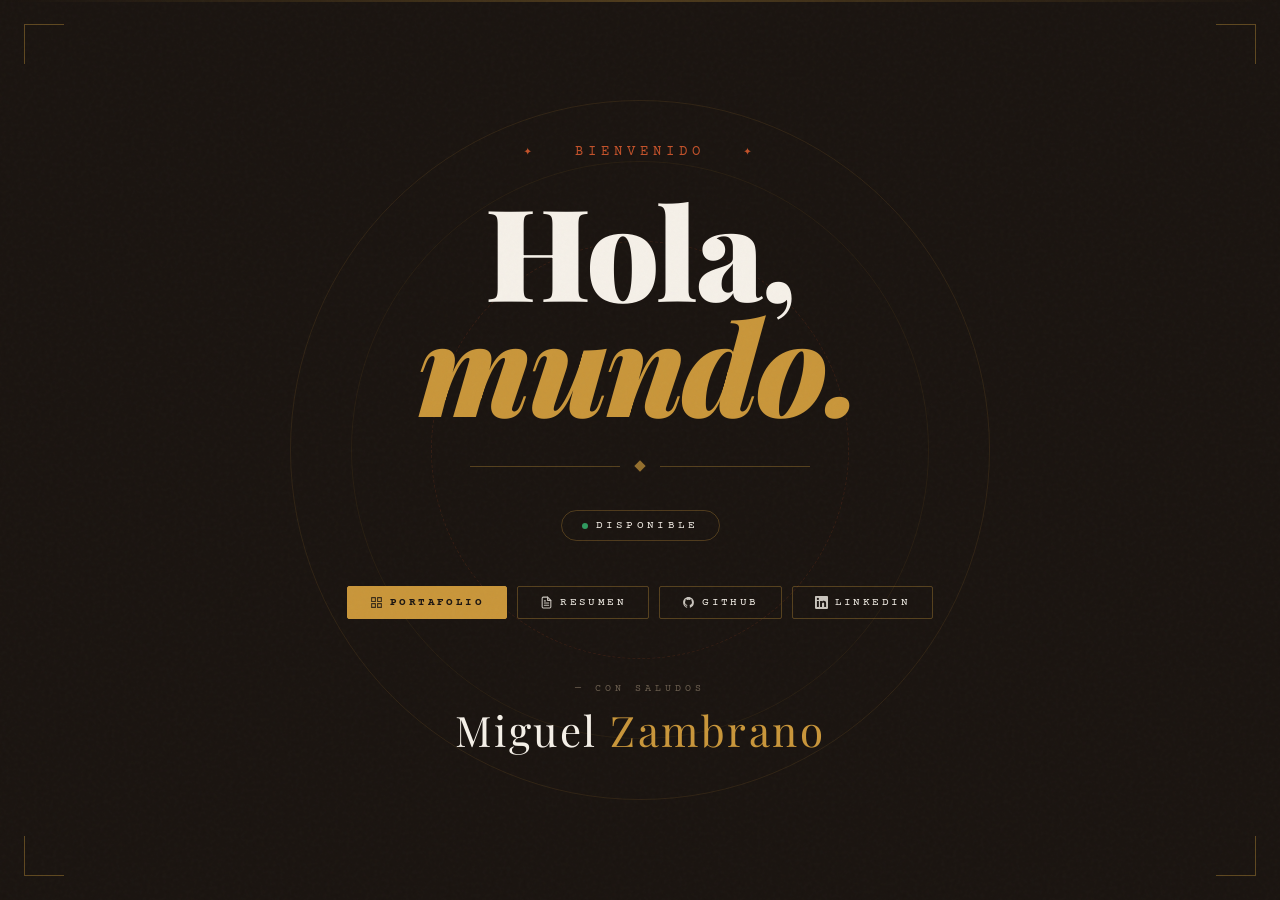
<file: index.html>
<!DOCTYPE html>
<html lang="es">

<head>
  <meta charset="UTF-8">
  <meta name="viewport" content="width=device-width, initial-scale=1.0">
  <title>Miguel Zambrano</title>
  <link rel="icon" href="img/favicon.png" type="image/x-icon">
  <link
    href="https://fonts.googleapis.com/css2?family=Playfair+Display:ital,wght@0,400;0,900;1,400&family=Courier+Prime:wght@400;700&display=swap"
    rel="stylesheet">
  <meta name="description"
    content="Ingeniero de Sistemas con +6 años de experiencia en desarrollo de software a medida, diseño UI/UX, infraestructura de redes y soporte TI Colombia. Convierto ideas en soluciones tecnológicas que generan impacto real.">
  <meta name="keywords"
    content="ingeniero de sistemas barranquilla, desarrollador web barranquilla, desarrollo software colombia, diseño UI UX, freelancer TI, PHP MySQL JavaScript, infraestructura redes, soporte técnico barranquilla, Miguel Zambrano, migzam">
  <meta name="author" content="Miguel Zambrano">
  <meta name="robots" content="index, follow, max-snippet:-1, max-image-preview:large, max-video-preview:-1">
  <meta name="language" content="Spanish">
  <meta name="geo.region" content="CO-ATL">
  <meta name="geo.placename" content="Barranquilla, Atlántico, Colombia">
  <meta name="geo.position" content="10.9685;-74.7813">
  <meta name="ICBM" content="10.9685, -74.7813">
  <link rel="canonical" href="https://migzam.com/">

  <meta property="og:type" content="website">
  <meta property="og:url" content="https://migzam.com/">
  <meta property="og:site_name" content="Miguel Zambrano — Desarrollador & Ingeniero de Sistemas">
  <meta property="og:title" content="Miguel Zambrano | Ingeniero de Sistemas & Desarrollador Web">
  <meta property="og:description"
    content="Desarrollo software a medida, interfaces limpias y soluciones tecnológicas que generan impacto. +6 años de experiencia en Barranquilla, Colombia.">
  <meta property="og:image" content="https://migzam.com/img/img.png">
  <meta property="og:image:width" content="1200">
  <meta property="og:image:height" content="630">
  <meta property="og:image:alt" content="Miguel Zambrano — Ingeniero de Sistemas y Desarrollador Web en Barranquilla">
  <meta property="og:locale" content="es_CO">

  <!-- ═══════════════════════════════════════════
     TWITTER / X CARD
════════════════════════════════════════════ -->
  <meta name="twitter:card" content="summary_large_image">
  <meta name="twitter:title" content="Miguel Zambrano | Ingeniero de Sistemas & Desarrollador Web">
  <meta name="twitter:description"
    content="Desarrollo software a medida, interfaces limpias y soluciones tecnológicas que generan impacto. +6 años de experiencia en Barranquilla, Colombia.">
  <meta name="twitter:image" content="https://migzam.com/img/img.png">
  <meta name="twitter:image:alt" content="Miguel Zambrano — Ingeniero de Sistemas">

  <!-- ═══════════════════════════════════════════
     SCHEMA.ORG — DATOS ESTRUCTURADOS (JSON-LD)
     Esto es lo que Google usa para Knowledge Panel
════════════════════════════════════════════ -->
  <script type="application/ld+json">
{
  "@context": "https://schema.org",
  "@type": "Person",
  "name": "Miguel Zambrano",
  "alternateName": "Miguel Zambrano Zabala",
  "url": "https://migzam.com",
  "image": "https://migzam.com/img/img.png",
  "email": "miguel@migzam.com",
  "telephone": "+57-300-242-1327",
  "jobTitle": "Ingeniero de Sistemas",
  "description": "Ingeniero de Sistemas con más de 6 años de experiencia en desarrollo de software a medida, diseño UI/UX, infraestructura de redes y soporte TI. Especializado en soluciones para IPS, talleres y empresas de servicios en Colombia.",
  "address": {
    "@type": "PostalAddress",
    "addressLocality": "Barranquilla",
    "addressRegion": "Atlántico",
    "addressCountry": "CO"
  },
  "knowsAbout": [
    "Desarrollo de Software",
    "Ingeniería de Sistemas",
    "Diseño UI/UX",
    "JavaScript",
    "PHP",
    "MySQL",
    "Python",
    "Java",
    "GNU/Linux",
    "Windows Server",
    "Infraestructura de Redes",
    "Git",
    "Integración de sistemas de laboratorio clínico"
  ],
  "sameAs": [
    "https://github.com/migzam10",
    "https://www.linkedin.com/in/miguel-zambrano-zabala-594a6919b/",
    "https://migzam.com"
  ],
  "worksFor": {
    "@type": "Organization",
    "name": "Freelance"
  },
  "alumniOf": [
    {
      "@type": "CollegeOrUniversity",
      "name": "Institución Universitaria Americana",
      "address": {
        "@type": "PostalAddress",
        "addressLocality": "Barranquilla",
        "addressCountry": "CO"
      }
    }
  ],
  "hasOccupation": {
    "@type": "Occupation",
    "name": "Desarrollador de Software",
    "occupationLocation": {
      "@type": "City",
      "name": "Barranquilla"
    },
    "skills": "Desarrollo Web, PHP, JavaScript, MySQL, Python, Infraestructura de Redes, UI/UX Design"
  },
  "offers": [
    {
      "@type": "Offer",
      "itemOffered": {
        "@type": "Service",
        "name": "Desarrollo de Software a Medida",
        "description": "Plataformas web, apps de escritorio y sistemas de gestión personalizados para empresas."
      }
    },
    {
      "@type": "Offer",
      "itemOffered": {
        "@type": "Service",
        "name": "Diseño y Desarrollo Web",
        "description": "Sitios web responsive, optimizados para SEO, con dominio y hosting incluido."
      }
    },
    {
      "@type": "Offer",
      "itemOffered": {
        "@type": "Service",
        "name": "Infraestructura de Redes",
        "description": "Cableado estructurado, configuración de routers, switches, VLANs y Access Points."
      }
    }
  ]
}
</script>

  <style>
    *,
    *::before,
    *::after {
      box-sizing: border-box;
      margin: 0;
      padding: 0;
    }

    :root {
      --sand: #f5f0e8;
      --ink: #1a1410;
      --rust: #c4522a;
      --gold: #c9963a;
      --mid: #6b5e4e;
      --checker: rgba(47, 154, 95);
    }

    html,
    body {
      height: 100%;
      background: var(--ink);
      color: var(--sand);
      font-family: 'Courier Prime', monospace;
      overflow-x: hidden;
    }

    /* Animated noise grain */
    body::before {
      content: '';
      position: fixed;
      inset: 0;
      background-image: url("data:image/svg+xml,%3Csvg viewBox='0 0 256 256' xmlns='http://www.w3.org/2000/svg'%3E%3Cfilter id='noise'%3E%3CfeTurbulence type='fractalNoise' baseFrequency='0.9' numOctaves='4' stitchTiles='stitch'/%3E%3C/filter%3E%3Crect width='100%25' height='100%25' filter='url(%23noise)' opacity='0.04'/%3E%3C/svg%3E");
      pointer-events: none;
      z-index: 100;
      opacity: 0.6;
    }

    /* Rotating big circle */
    .circle-bg {
      position: fixed;
      width: 700px;
      height: 700px;
      border: 1px solid rgba(201, 150, 58, 0.12);
      border-radius: 50%;
      top: 50%;
      left: 50%;
      transform: translate(-50%, -50%);
      animation: spin 40s linear infinite;
    }

    .circle-bg::before {
      content: '';
      position: absolute;
      inset: 60px;
      border: 1px solid rgba(201, 150, 58, 0.08);
      border-radius: 50%;
    }

    .circle-bg::after {
      content: '';
      position: absolute;
      inset: 140px;
      border: 1px dashed rgba(196, 82, 42, 0.15);
      border-radius: 50%;
      animation: spin 20s linear infinite reverse;
    }

    @keyframes spin {
      to {
        transform: translate(-50%, -50%) rotate(360deg);
      }
    }

    /* Corner marks */
    .corner {
      position: fixed;
      width: 40px;
      height: 40px;
      opacity: 0.4;
    }

    .corner--tl {
      top: 24px;
      left: 24px;
      border-top: 1px solid var(--gold);
      border-left: 1px solid var(--gold);
    }

    .corner--tr {
      top: 24px;
      right: 24px;
      border-top: 1px solid var(--gold);
      border-right: 1px solid var(--gold);
    }

    .corner--bl {
      bottom: 24px;
      left: 24px;
      border-bottom: 1px solid var(--gold);
      border-left: 1px solid var(--gold);
    }

    .corner--br {
      bottom: 24px;
      right: 24px;
      border-bottom: 1px solid var(--gold);
      border-right: 1px solid var(--gold);
    }

    /* Scanning line */
    .scanline {
      position: fixed;
      left: 0;
      right: 0;
      height: 2px;
      background: linear-gradient(90deg, transparent, rgba(201, 150, 58, 0.3), transparent);
      animation: scan 6s ease-in-out infinite;
      pointer-events: none;
    }

    @keyframes scan {
      0% {
        top: -5px;
        opacity: 0;
      }

      5% {
        opacity: 1;
      }

      95% {
        opacity: 1;
      }

      100% {
        top: 100vh;
        opacity: 0;
      }
    }

    /* Main layout */
    .stage {
      min-height: 100vh;
      display: flex;
      flex-direction: column;
      align-items: center;
      justify-content: center;
      padding: 3rem 2rem;
      position: relative;
      z-index: 1;
      text-align: center;
    }

    /* Greeting */
    .greeting {
      font-family: 'Courier Prime', monospace;
      font-size: clamp(10px, 1.4vw, 14px);
      letter-spacing: 0.35em;
      text-transform: uppercase;
      color: var(--rust);
      margin-bottom: 2rem;
      opacity: 0;
      animation: fadeUp 0.8s ease forwards 0.3s;
    }

    /* Big headline */
    .headline {
      font-family: 'Playfair Display', serif;
      font-size: clamp(52px, 10vw, 130px);
      font-weight: 900;
      line-height: 0.9;
      letter-spacing: -0.02em;
      color: var(--sand);
      opacity: 0;
      animation: fadeUp 0.9s ease forwards 0.6s;
    }

    .headline em {
      font-style: italic;
      color: var(--gold);
    }

    /* Divider ornament */
    .ornament {
      display: flex;
      align-items: center;
      gap: 16px;
      margin: 2.5rem auto;
      width: min(340px, 90%);
      opacity: 0;
      animation: fadeUp 0.8s ease forwards 1s;
    }

    .ornament-line {
      flex: 1;
      height: 1px;
      background: rgba(201, 150, 58, 0.35);
    }

    .ornament-diamond {
      width: 8px;
      height: 8px;
      background: var(--gold);
      transform: rotate(45deg);
      opacity: 0.7;
    }

    /* Message */
    .message {
      font-family: 'Playfair Display', serif;
      font-size: clamp(16px, 2.2vw, 22px);
      font-style: italic;
      color: rgba(245, 240, 232, 0.75);
      line-height: 1.6;
      max-width: 520px;
      opacity: 0;
      animation: fadeUp 0.8s ease forwards 1.2s;
    }

    /* Status pill */
    .status {
      display: inline-flex;
      align-items: center;
      gap: 8px;
      padding: 8px 20px;
      border: 1px solid rgba(201, 150, 58, 0.3);
      border-radius: 999px;
      font-size: 11px;
      letter-spacing: 0.3em;
      text-transform: uppercase;
      color: var(--sand);
      opacity: 0;
      animation: fadeUp 0.8s ease forwards 1.5s;
    }

    .status-dot {
      width: 6px;
      height: 6px;
      border-radius: 50%;
      background: var(--checker);
      animation: pulse 2s ease infinite;
    }

    @keyframes pulse {

      0%,
      100% {
        opacity: 1;
        transform: scale(1);
      }

      50% {
        opacity: 0.4;
        transform: scale(0.7);
      }
    }

    /* Signature */
    .signature {
      margin-top: 4rem;
      opacity: 0;
      animation: fadeUp 0.8s ease forwards 2.1s;
    }

    .sig-label {
      font-size: 10px;
      letter-spacing: 0.4em;
      text-transform: uppercase;
      color: var(--mid);
      margin-bottom: 0.5rem;
    }

    .sig-name {
      font-family: 'Playfair Display', serif;
      font-size: clamp(26px, 4vw, 42px);
      font-weight: 400;
      letter-spacing: 0.06em;
      color: var(--sand);
    }

    .sig-name span {
      color: var(--gold);
    }

    /* Typewriter cursor for greeting */
    @keyframes blink {

      0%,
      100% {
        opacity: 1;
      }

      50% {
        opacity: 0;
      }
    }

    @keyframes fadeUp {
      from {
        opacity: 0;
        transform: translateY(18px);
      }

      to {
        opacity: 1;
        transform: translateY(0);
      }
    }

    /* ── BUTTONS ── */
    .btn-row {
      display: flex;
      flex-wrap: wrap;
      gap: 10px;
      justify-content: center;
      margin-top: 2.8rem;
      opacity: 0;
      animation: fadeUp 0.8s ease forwards 1.6s;
    }

    .btn {
      display: inline-flex;
      align-items: center;
      gap: 7px;
      padding: 9px 22px;
      font-family: 'Courier Prime', monospace;
      font-size: 11px;
      letter-spacing: 0.22em;
      text-transform: uppercase;
      text-decoration: none;
      border-radius: 2px;
      transition: background .2s, color .2s, border-color .2s;
      cursor: pointer;
    }

    /* Primary — filled gold */
    .btn--primary {
      background: var(--gold);
      color: var(--ink);
      border: 1px solid var(--gold);
      font-weight: 700;
    }

    .btn--primary:hover {
      background: #d9a846;
      border-color: #d9a846;
    }

    /* Secondary — outlined */
    .btn--outline {
      background: transparent;
      color: var(--sand);
      border: 1px solid rgba(201, 150, 58, 0.35);
    }

    .btn--outline:hover {
      border-color: var(--gold);
      color: var(--gold);
    }

    /* Ghost — very subtle */
    .btn--ghost {
      background: transparent;
      color: var(--mid);
      border: 1px solid rgba(107, 94, 78, 0.3);
    }

    .btn--ghost:hover {
      border-color: rgba(201, 150, 58, 0.4);
      color: var(--sand);
    }

    .btn svg {
      width: 13px;
      height: 13px;
      flex-shrink: 0;
      opacity: .8;
    }

    /* Floating specks */
    .speck {
      position: fixed;
      width: 2px;
      height: 2px;
      background: var(--gold);
      border-radius: 50%;
      opacity: 0;
      animation: float linear infinite;
    }

    @keyframes float {
      0% {
        opacity: 0;
        transform: translateY(0) translateX(0);
      }

      10% {
        opacity: 0.6;
      }

      90% {
        opacity: 0.3;
      }

      100% {
        opacity: 0;
        transform: translateY(-100vh) translateX(var(--drift, 30px));
      }
    }
  </style>
</head>

<body>

  <div class="circle-bg"></div>
  <div class="scanline"></div>

  <div class="corner corner--tl"></div>
  <div class="corner corner--tr"></div>
  <div class="corner corner--bl"></div>
  <div class="corner corner--br"></div>

  <!-- Floating specks -->
  <script>
    for (let i = 0; i < 18; i++) {
      const s = document.createElement('div');
      s.className = 'speck';
      s.style.cssText = `left:${Math.random() * 100}vw; bottom:0; animation-duration:${8 + Math.random() * 14}s; animation-delay:${Math.random() * 12}s; --drift:${(Math.random() - 0.5) * 80}px;`;
      document.body.appendChild(s);
    }
  </script>

  <main class="stage">

    <p class="greeting">✦ &nbsp; Bienvenido &nbsp; ✦</p>

    <h1 class="headline">Hola,<br><em>mundo.</em></h1>

    <div class="ornament">
      <div class="ornament-line"></div>
      <div class="ornament-diamond"></div>
      <div class="ornament-line"></div>
    </div>

    <!--p class="message">
    Mi sitio web está en construcción.<br>
    Algo extraordinario está por llegar.
  </p-->

    <div class="status">
      <div class="status-dot"></div>
      Disponible
    </div>

    <!-- BUTTONS -->
    <div class="btn-row">
      
      <a href="cv.html" class="btn btn--primary" target="_blank">
        <svg viewBox="0 0 24 24" fill="none" stroke="currentColor" stroke-width="2" stroke-linecap="round"
          stroke-linejoin="round">
          <rect x="3" y="3" width="7" height="7" />
          <rect x="14" y="3" width="7" height="7" />
          <rect x="14" y="14" width="7" height="7" />
          <rect x="3" y="14" width="7" height="7" />
        </svg>
        Portafolio
      </a>
      <a href="resume.html" class="btn btn--outline" target="_blank">
        <svg viewBox="0 0 24 24" fill="none" stroke="currentColor" stroke-width="2" stroke-linecap="round"
          stroke-linejoin="round">
          <path d="M14 2H6a2 2 0 0 0-2 2v16a2 2 0 0 0 2 2h12a2 2 0 0 0 2-2V8z" />
          <polyline points="14 2 14 8 20 8" />
          <line x1="16" y1="13" x2="8" y2="13" />
          <line x1="16" y1="17" x2="8" y2="17" />
          <polyline points="10 9 9 9 8 9" />
        </svg>
        Resumen
      </a>
      <a href="https://github.com/migzam10" class="btn btn--outline" target="_blank">
        <svg viewBox="0 0 24 24" fill="currentColor">
          <path
            d="M12 2C6.477 2 2 6.484 2 12.017c0 4.425 2.865 8.18 6.839 9.504.5.092.682-.217.682-.483 0-.237-.008-.868-.013-1.703-2.782.605-3.369-1.343-3.369-1.343-.454-1.158-1.11-1.466-1.11-1.466-.908-.62.069-.608.069-.608 1.003.07 1.531 1.032 1.531 1.032.892 1.53 2.341 1.088 2.91.832.092-.647.35-1.088.636-1.338-2.22-.253-4.555-1.113-4.555-4.951 0-1.093.39-1.988 1.029-2.688-.103-.253-.446-1.272.098-2.65 0 0 .84-.27 2.75 1.026A9.564 9.564 0 0 1 12 6.844a9.59 9.59 0 0 1 2.504.337c1.909-1.296 2.747-1.027 2.747-1.027.546 1.379.202 2.398.1 2.651.64.7 1.028 1.595 1.028 2.688 0 3.848-2.339 4.695-4.566 4.943.359.309.678.92.678 1.855 0 1.338-.012 2.419-.012 2.747 0 .268.18.58.688.482A10.02 10.02 0 0 0 22 12.017C22 6.484 17.522 2 12 2z" />
        </svg>
        GitHub
      </a>
      <a href="https://www.linkedin.com/in/miguel-zambrano-zabala-594a6919b/" class="btn btn--outline" target="_blank">
        <svg viewBox="0 0 24 24" fill="currentColor">
          <path
            d="M20.447 20.452h-3.554v-5.569c0-1.328-.027-3.037-1.852-3.037-1.853 0-2.136 1.445-2.136 2.939v5.667H9.351V9h3.414v1.561h.046c.477-.9 1.637-1.85 3.37-1.85 3.601 0 4.267 2.37 4.267 5.455v6.286zM5.337 7.433a2.062 2.062 0 0 1-2.063-2.065 2.064 2.064 0 1 1 2.063 2.065zm1.782 13.019H3.555V9h3.564v11.452zM22.225 0H1.771C.792 0 0 .774 0 1.729v20.542C0 23.227.792 24 1.771 24h20.451C23.2 24 24 23.227 24 22.271V1.729C24 .774 23.2 0 22.222 0h.003z" />
        </svg>
        LinkedIn
      </a>
    </div>

    <div class="signature">
      <p class="sig-label">— con saludos</p>
      <p class="sig-name">Miguel <span>Zambrano</span></p>
    </div>

  </main>

  <script defer src="https://static.cloudflareinsights.com/beacon.min.js/v8c78df7c7c0f484497ecbca7046644da1771523124516"
    integrity="sha512-8DS7rgIrAmghBFwoOTujcf6D9rXvH8xm8JQ1Ja01h9QX8EzXldiszufYa4IFfKdLUKTTrnSFXLDkUEOTrZQ8Qg=="
    data-cf-beacon='{"version":"2024.11.0","token":"faa741862ee04ce3bff6f6d362621f2a","r":1,"server_timing":{"name":{"cfCacheStatus":true,"cfEdge":true,"cfExtPri":true,"cfL4":true,"cfOrigin":true,"cfSpeedBrain":true},"location_startswith":null}}'
    crossorigin="anonymous"></script>
</body>

</html>
</file>
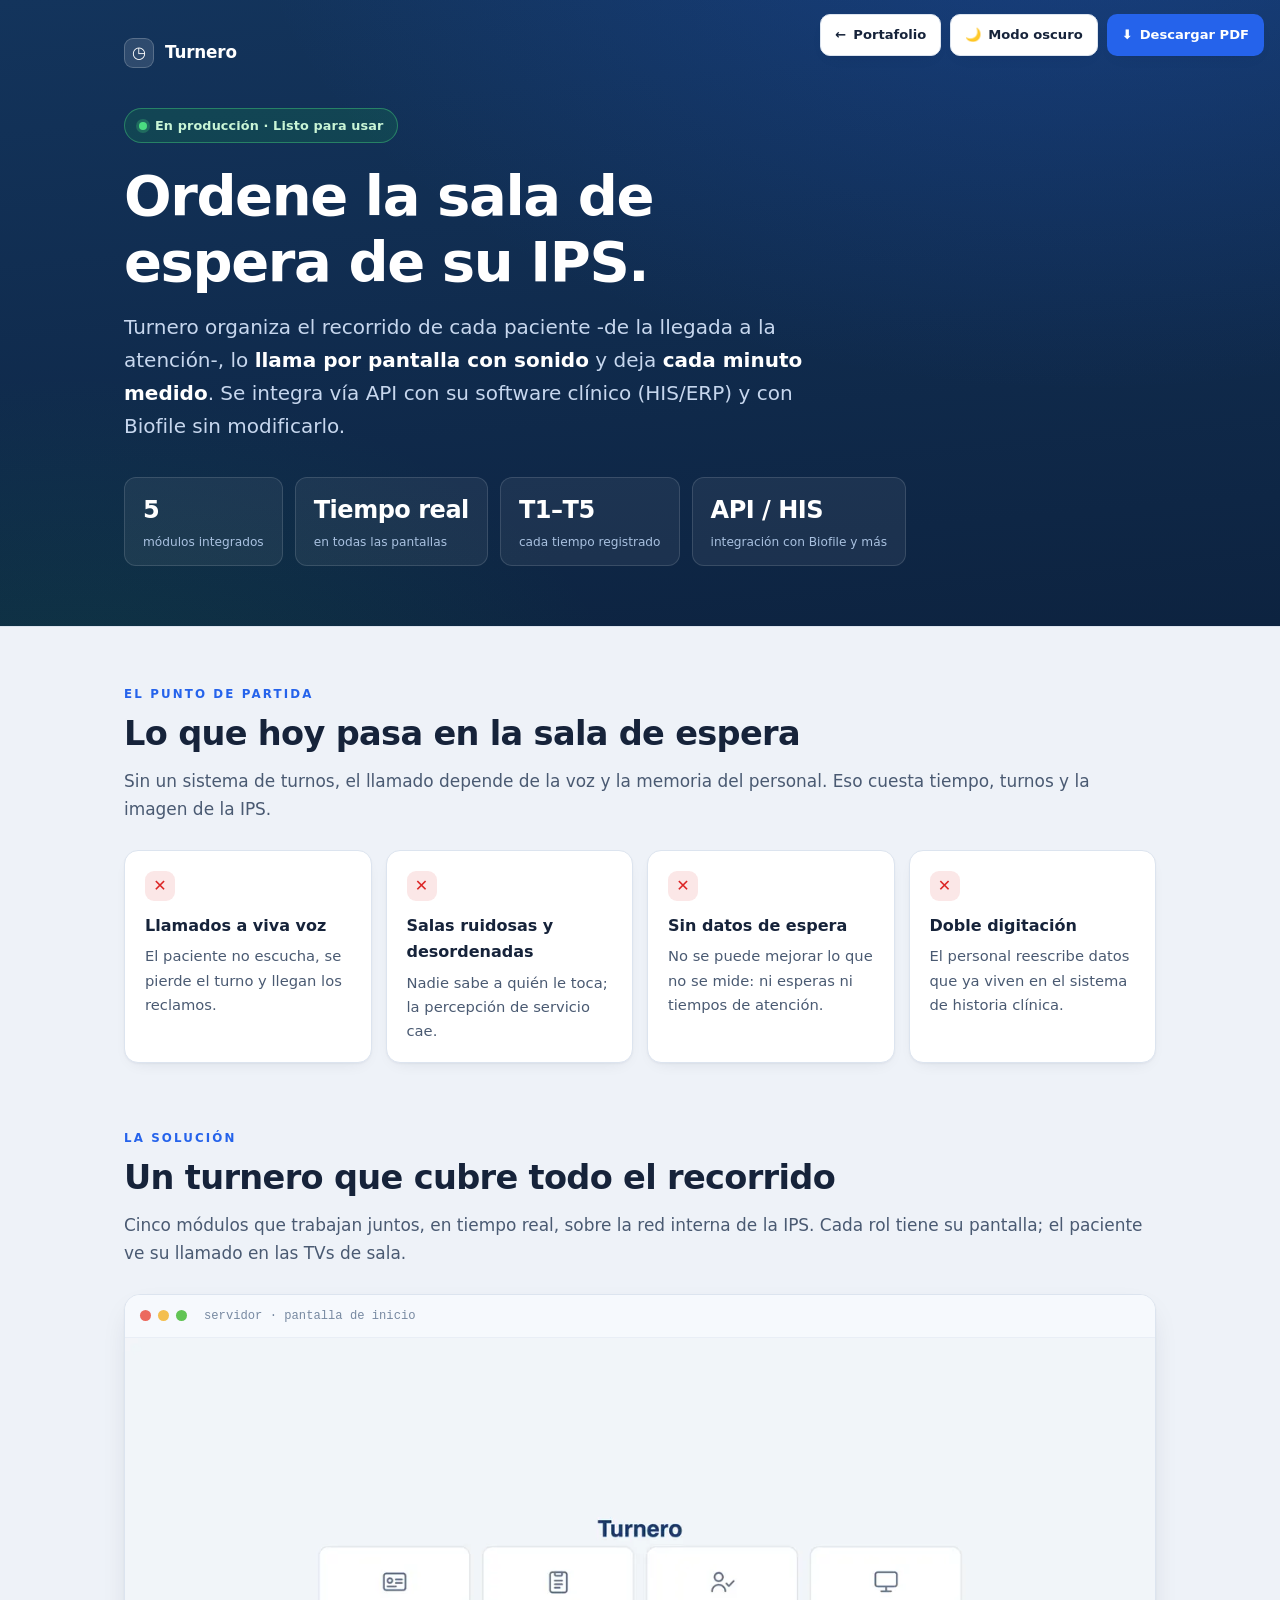
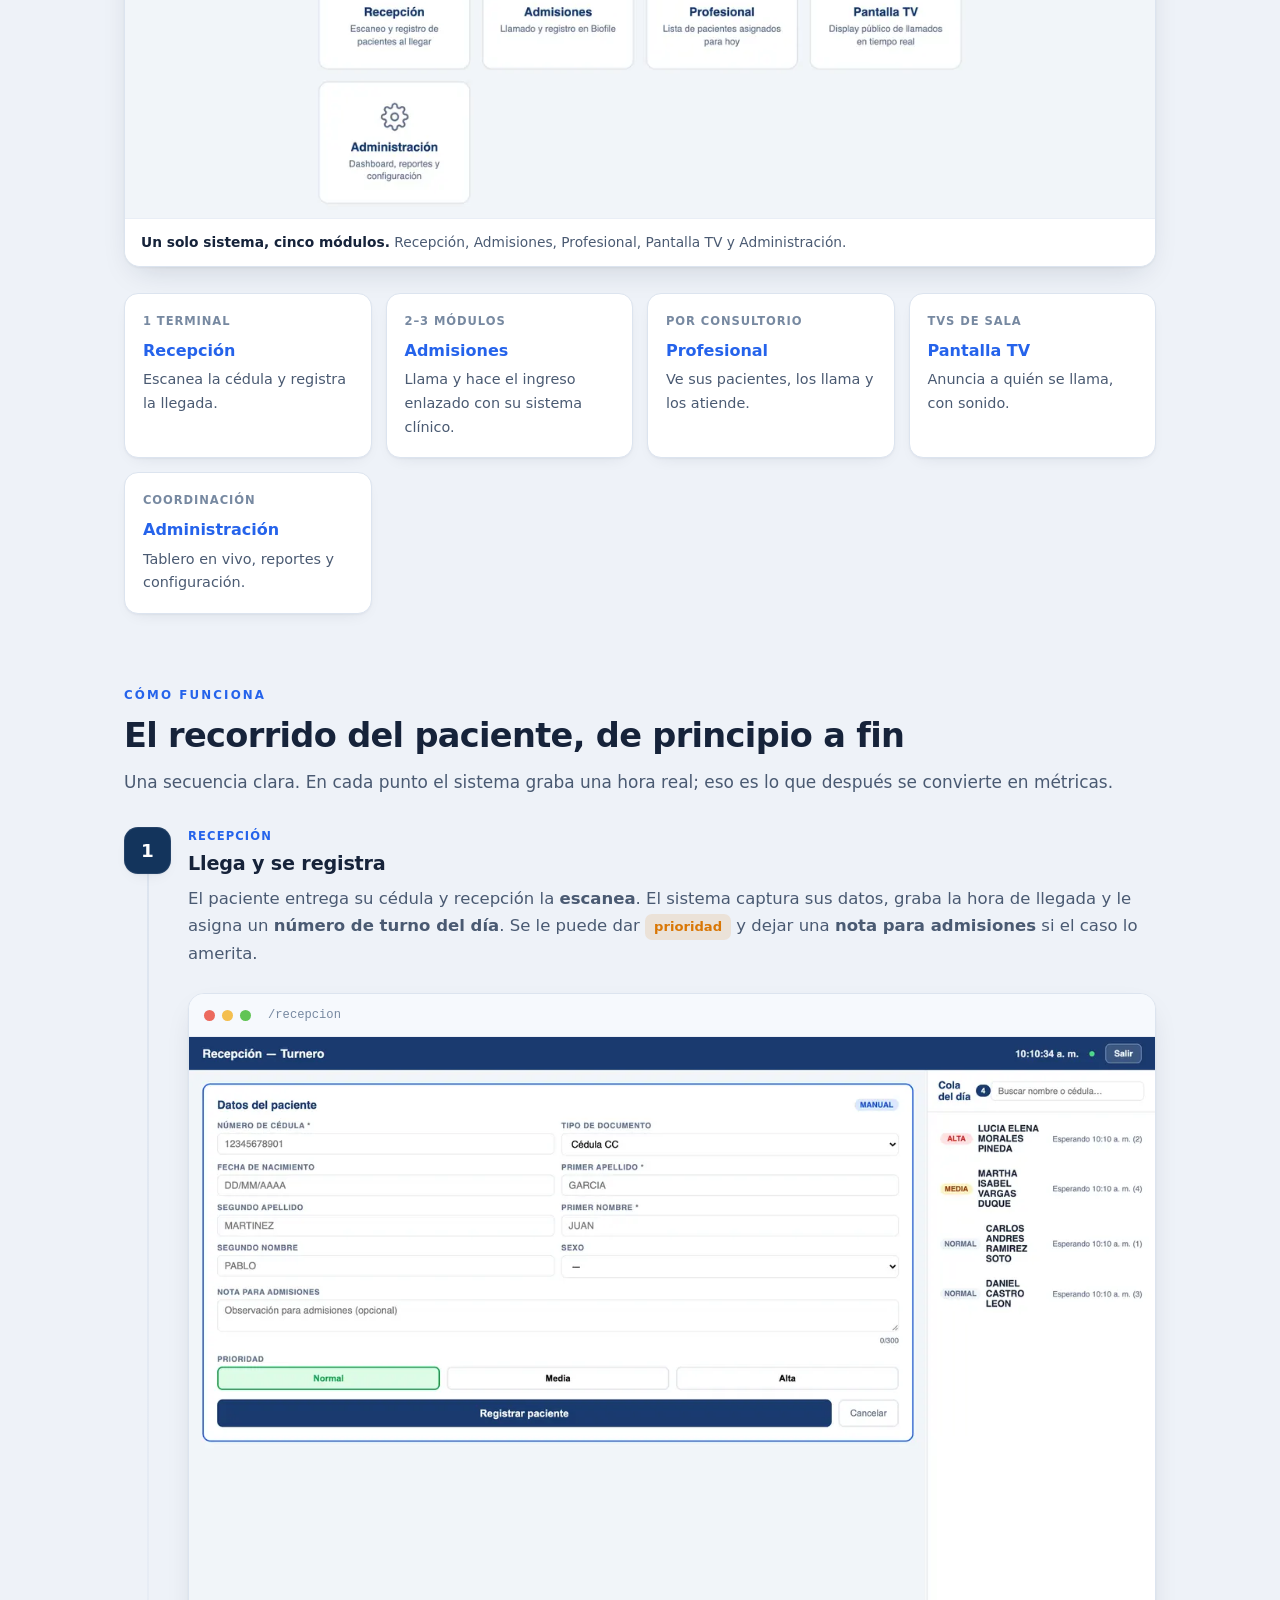
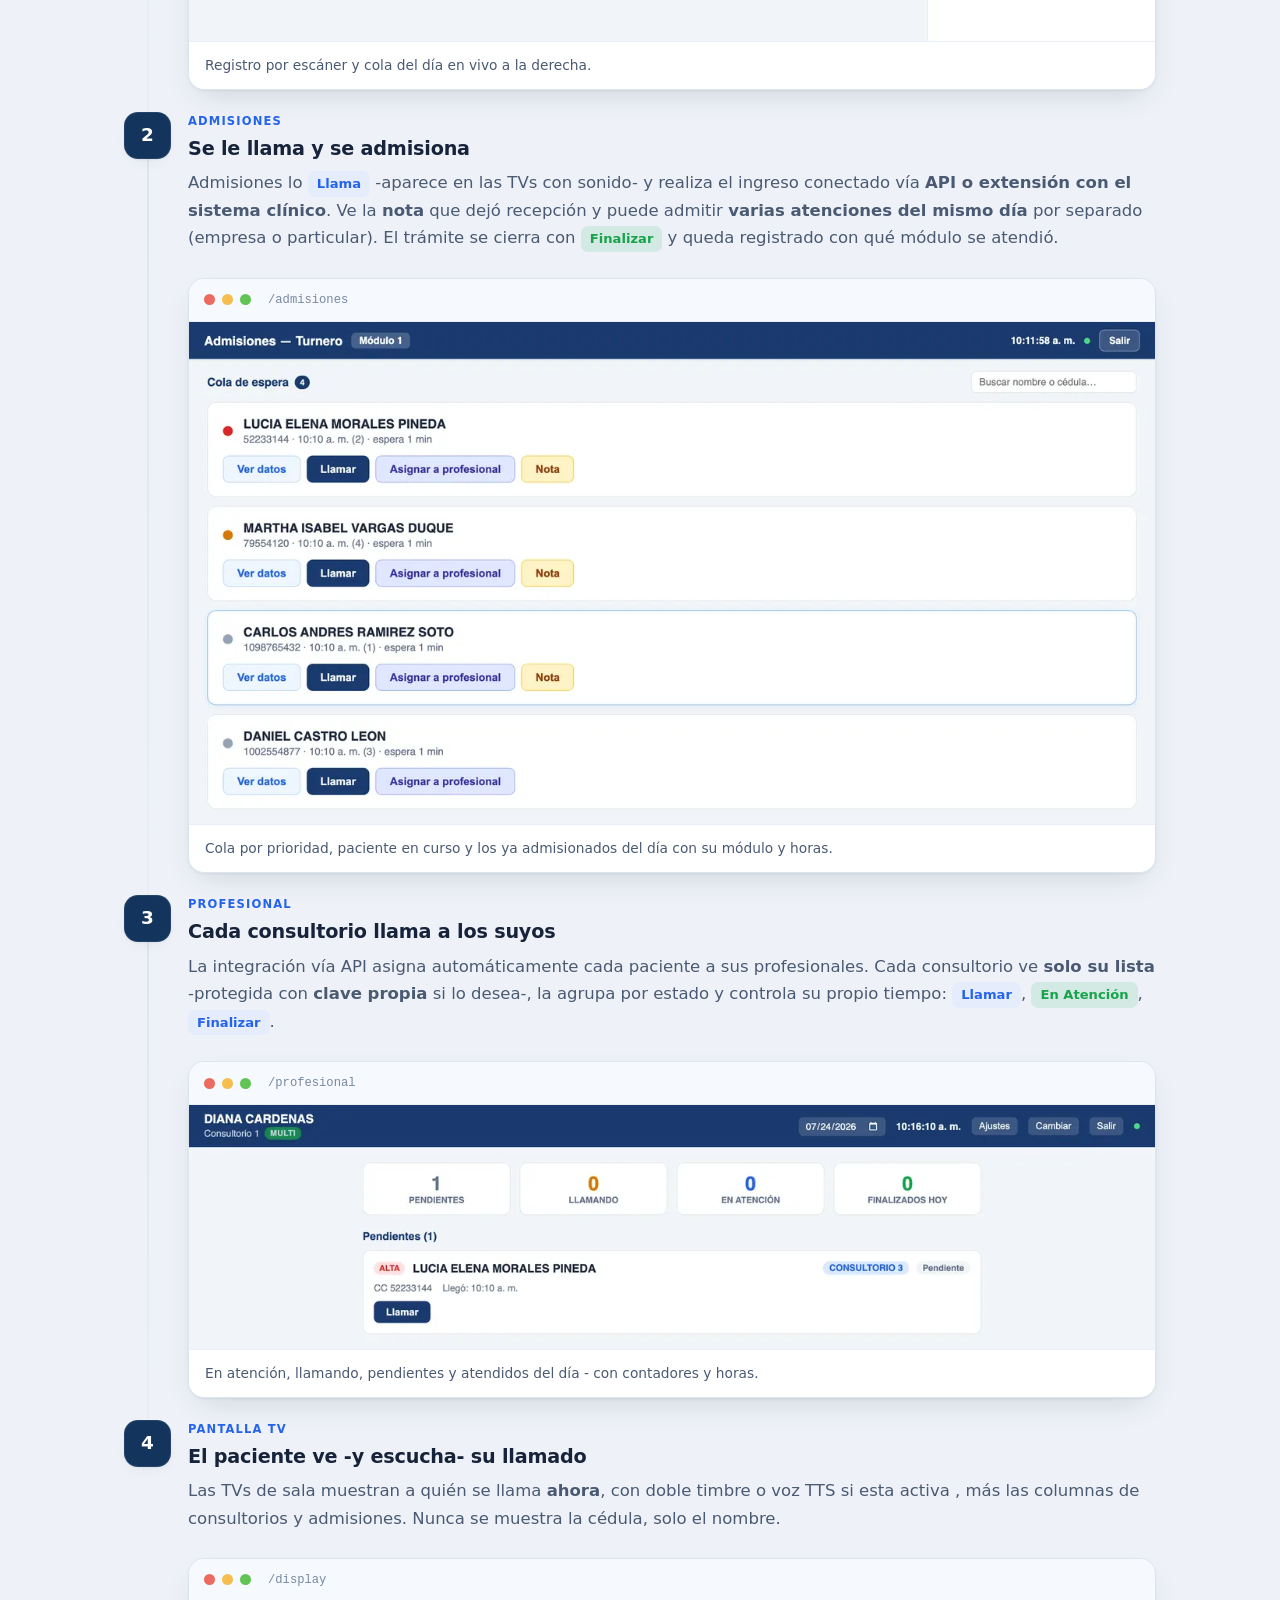
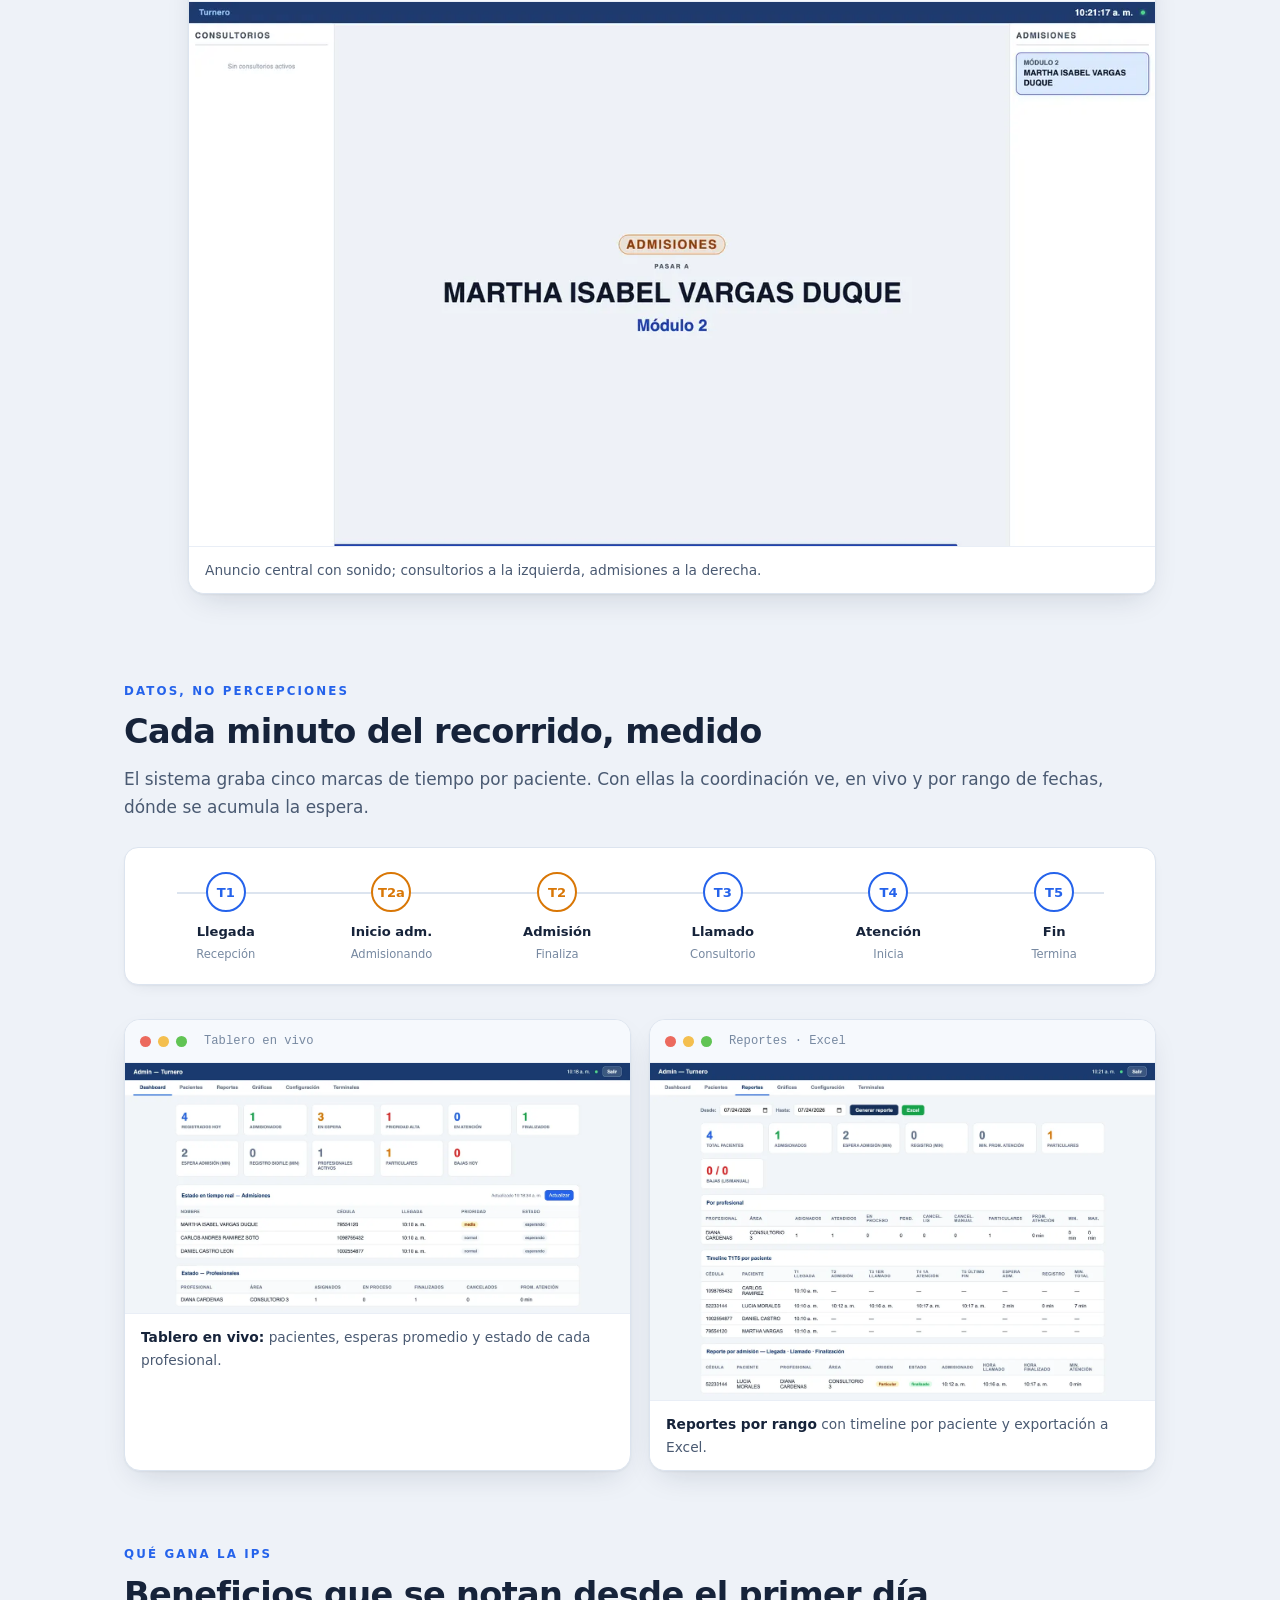
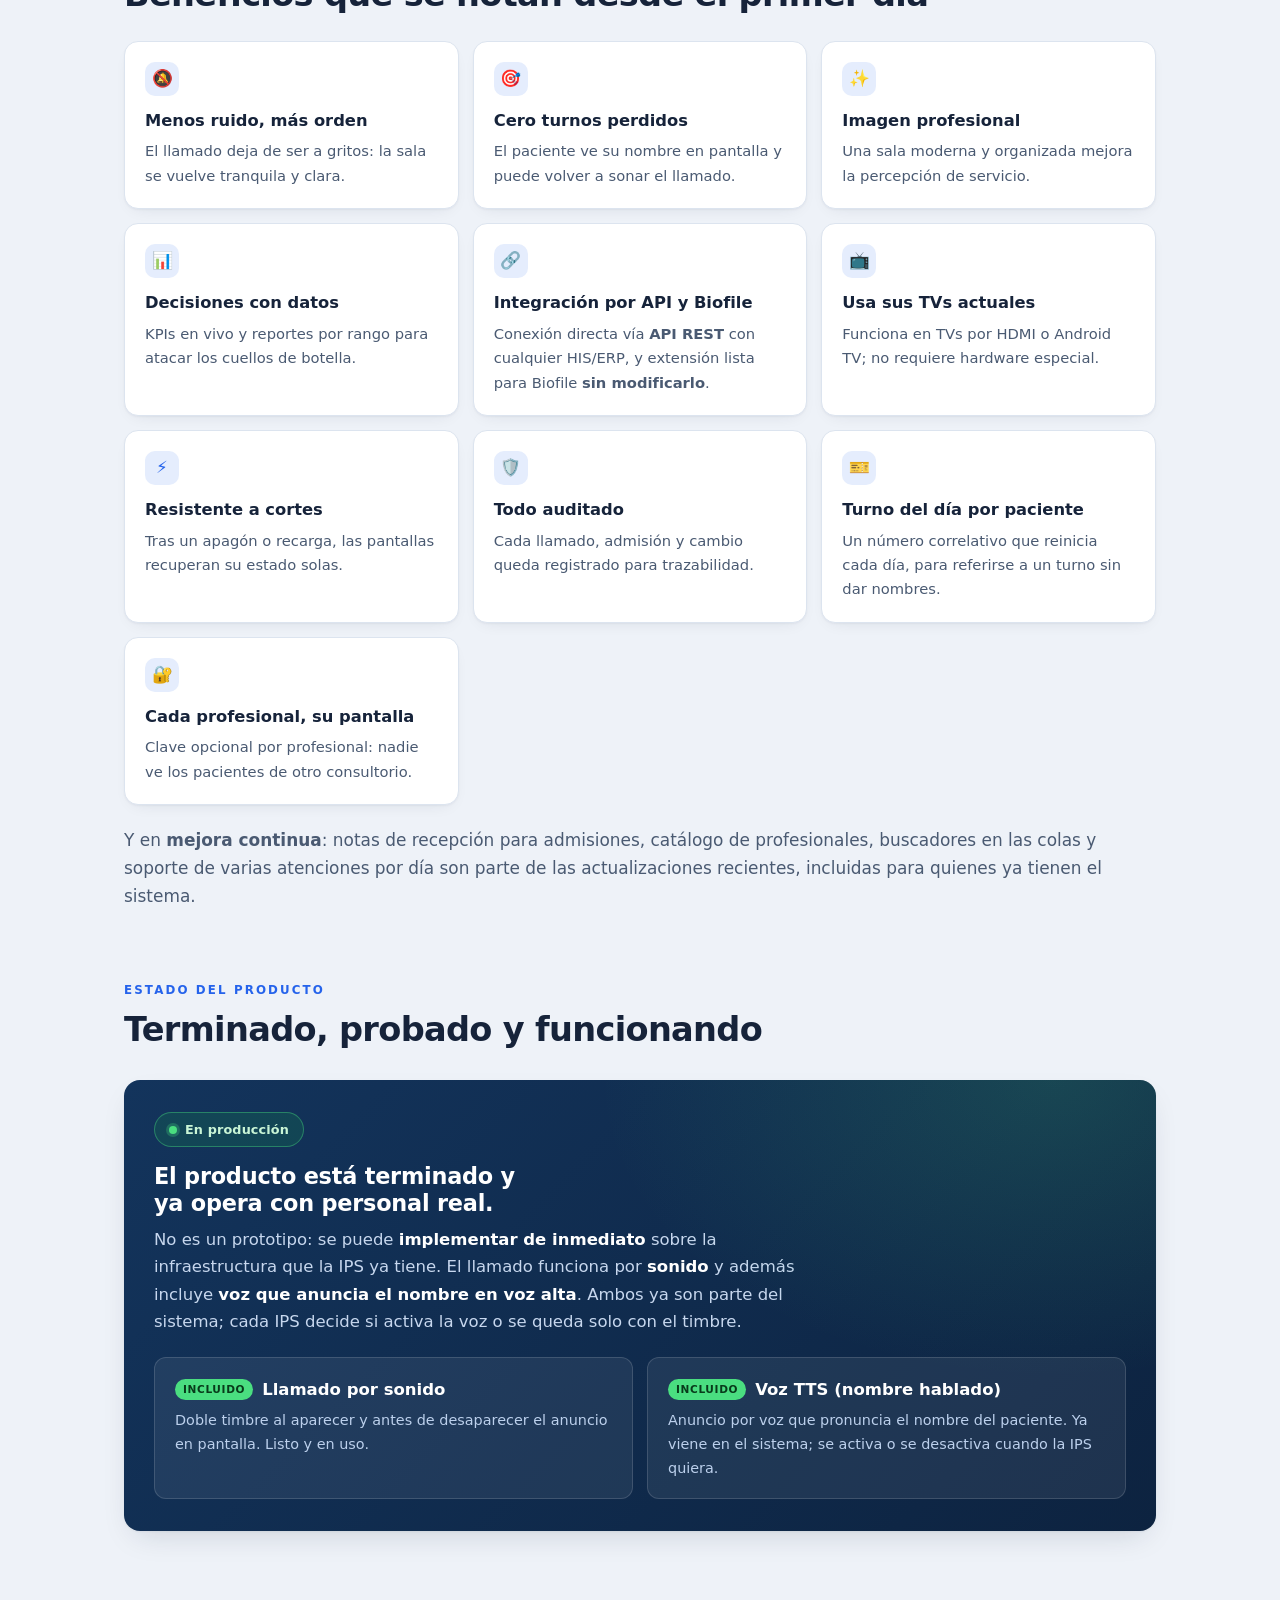
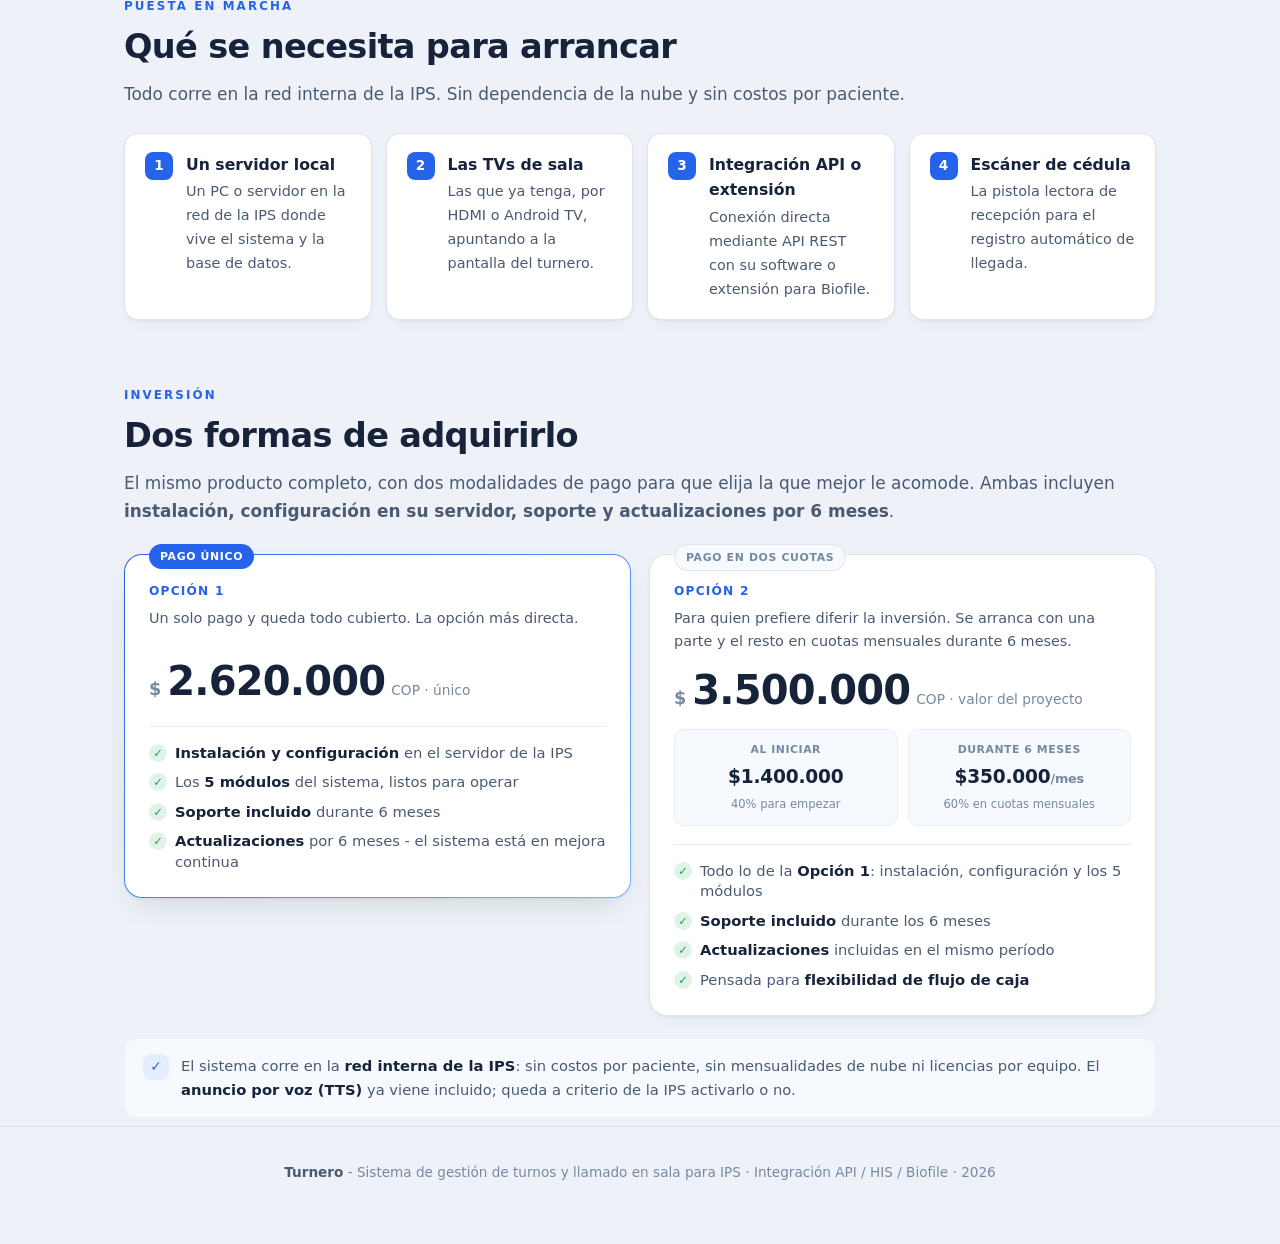
<file: turnero/index.html>
<!DOCTYPE html>
<html lang="es">
<head>
<meta charset="UTF-8">
<meta name="viewport" content="width=device-width, initial-scale=1.0">
<title>Turnero — Sistema de gestión de turnos para IPS</title>
<link rel="icon" href="../img/favicon.png" type="image/x-icon">
<title>Turnero - Sistema de gestión de turnos para IPS</title>
<style>
  :root{
    --ground:#eef2f8; --panel:#ffffff; --panel-2:#f6f9fd;
    --ink:#16233a; --ink-soft:#4a5a72; --ink-faint:#7789a1;
    --line:#dce4ef; --line-soft:#e9eef6;
    --navy:#13345c; --navy-deep:#0d2340;
    --accent:#2563eb; --accent-soft:#e5edfd;
    --alta:#dc2626; --media:#d97706; --normal:#64748b; --ok:#16a34a;
    --shadow:0 1px 2px rgba(16,35,58,.05), 0 12px 32px -12px rgba(16,35,58,.18);
    --shadow-soft:0 1px 2px rgba(16,35,58,.04), 0 6px 18px -10px rgba(16,35,58,.14);
    --radius:16px;
    --sans:"Segoe UI",system-ui,-apple-system,"Helvetica Neue",Arial,sans-serif;
    --measure:64ch;
  }
  @media (prefers-color-scheme: dark){
    :root{
      --ground:#0c1421; --panel:#131f31; --panel-2:#0f1a29;
      --ink:#e7eef8; --ink-soft:#a9b8cd; --ink-faint:#7286a1;
      --line:#243449; --line-soft:#1d2c40;
      --navy:#1b3f6b; --navy-deep:#0a1626;
      --accent:#5b9bff; --accent-soft:#16243c;
      --alta:#f87171; --media:#fbbf24; --normal:#94a3b8; --ok:#4ade80;
      --shadow:0 1px 2px rgba(0,0,0,.4), 0 16px 40px -16px rgba(0,0,0,.6);
      --shadow-soft:0 1px 2px rgba(0,0,0,.35), 0 10px 24px -14px rgba(0,0,0,.5);
    }
  }
  :root[data-theme="light"]{
    --ground:#eef2f8; --panel:#ffffff; --panel-2:#f6f9fd;
    --ink:#16233a; --ink-soft:#4a5a72; --ink-faint:#7789a1;
    --line:#dce4ef; --line-soft:#e9eef6;
    --navy:#13345c; --navy-deep:#0d2340; --accent:#2563eb; --accent-soft:#e5edfd;
    --alta:#dc2626; --media:#d97706; --normal:#64748b; --ok:#16a34a;
    --shadow:0 1px 2px rgba(16,35,58,.05), 0 12px 32px -12px rgba(16,35,58,.18);
    --shadow-soft:0 1px 2px rgba(16,35,58,.04), 0 6px 18px -10px rgba(16,35,58,.14);
  }
  :root[data-theme="dark"]{
    --ground:#0c1421; --panel:#131f31; --panel-2:#0f1a29;
    --ink:#e7eef8; --ink-soft:#a9b8cd; --ink-faint:#7286a1;
    --line:#243449; --line-soft:#1d2c40;
    --navy:#1b3f6b; --navy-deep:#0a1626; --accent:#5b9bff; --accent-soft:#16243c;
    --alta:#f87171; --media:#fbbf24; --normal:#94a3b8; --ok:#4ade80;
    --shadow:0 1px 2px rgba(0,0,0,.4), 0 16px 40px -16px rgba(0,0,0,.6);
    --shadow-soft:0 1px 2px rgba(0,0,0,.35), 0 10px 24px -14px rgba(0,0,0,.5);
  }

  *{box-sizing:border-box}
  body{margin:0;background:var(--ground);color:var(--ink);font-family:var(--sans);
    line-height:1.65;-webkit-font-smoothing:antialiased;font-size:16.5px}
  .wrap{max-width:1080px;margin:0 auto;padding:0 24px}
  a{color:var(--accent);text-decoration:none}a:hover{text-decoration:underline}
  h1,h2,h3{text-wrap:balance;line-height:1.18;margin:0}
  p{margin:0}
  .measure{max-width:var(--measure)}

  /* ── Hero ─────────────────────────────────────────── */
  header.hero{background:
      radial-gradient(120% 150% at 85% -20%, rgba(37,99,235,.28), transparent 55%),
      radial-gradient(90% 120% at 5% 120%, rgba(22,163,74,.14), transparent 50%),
      linear-gradient(175deg, var(--navy) 0%, var(--navy-deep) 100%);
    color:#eaf1fb;padding:26px 0 60px;position:relative;overflow:hidden;border-bottom:1px solid var(--line)}
  .topbar{display:flex;align-items:center;justify-content:space-between;padding:12px 0 40px}
  .brand{display:flex;align-items:center;gap:11px;font-weight:800;font-size:1.05rem;color:#fff;letter-spacing:-.01em}
  .brand .glyph{width:30px;height:30px;border-radius:9px;background:rgba(255,255,255,.12);
    border:1px solid rgba(255,255,255,.2);display:grid;place-items:center;font-size:1rem}
  .topbar .tag{font-size:.78rem;color:#9fb8da}
  header.hero .wrap{position:relative;z-index:1}
  .pill{display:inline-flex;align-items:center;gap:8px;background:rgba(22,163,74,.18);
    border:1px solid rgba(74,222,128,.4);color:#c9f5d6;border-radius:999px;padding:6px 14px;
    font-size:.8rem;font-weight:700;letter-spacing:.01em}
  .pill .live{width:8px;height:8px;border-radius:50%;background:#4ade80;box-shadow:0 0 0 3px rgba(74,222,128,.25)}
  header.hero h1{font-size:clamp(2.1rem,5.4vw,3.5rem);font-weight:800;letter-spacing:-.025em;
    margin:20px 0 16px;color:#fff;max-width:16ch}
  header.hero p.lead{font-size:clamp(1.05rem,2vw,1.25rem);color:#c7d7ee;max-width:56ch}
  .lead b{color:#fff}
  .stats{display:flex;flex-wrap:wrap;gap:12px;margin-top:34px}
  .stats .s{background:rgba(255,255,255,.06);border:1px solid rgba(255,255,255,.13);border-radius:12px;
    padding:13px 18px;min-width:130px}
  .stats .s .n{font-size:1.5rem;font-weight:800;color:#fff;letter-spacing:-.02em}
  .stats .s .l{font-size:.76rem;color:#a9c1e0;margin-top:1px}

  /* ── Sections ─────────────────────────────────────── */
  main{padding:0 0 20px}
  section{padding:58px 0 8px;scroll-margin-top:20px}
  .kicker{font-size:.74rem;letter-spacing:.18em;text-transform:uppercase;font-weight:700;color:var(--accent);margin-bottom:10px}
  h2{font-size:clamp(1.55rem,3.2vw,2.1rem);font-weight:800;letter-spacing:-.02em}
  .sec-intro{color:var(--ink-soft);margin:14px 0 4px;font-size:1.06rem}

  /* problem cards */
  .probs{display:grid;grid-template-columns:repeat(auto-fit,minmax(230px,1fr));gap:14px;margin-top:26px}
  .prob{background:var(--panel);border:1px solid var(--line);border-radius:14px;padding:20px 20px 18px;box-shadow:var(--shadow-soft)}
  .prob .x{width:30px;height:30px;border-radius:9px;background:rgba(220,38,38,.11);color:var(--alta);
    display:grid;place-items:center;font-size:1rem;font-weight:800;margin-bottom:12px}
  .prob h4{margin:0 0 5px;font-size:1rem}
  .prob p{font-size:.92rem;color:var(--ink-soft)}

  /* module cards */
  .mods{display:grid;grid-template-columns:repeat(auto-fit,minmax(210px,1fr));gap:14px;margin:26px 0 6px}
  .mod{background:var(--panel);border:1px solid var(--line);border-radius:14px;padding:18px;box-shadow:var(--shadow-soft)}
  .mod h4{margin:0 0 4px;font-size:1rem;color:var(--accent)}
  .mod .who{font-size:.72rem;text-transform:uppercase;letter-spacing:.08em;color:var(--ink-faint);font-weight:700;margin-bottom:7px}
  .mod p{font-size:.9rem;color:var(--ink-soft)}

  /* screenshot frame */
  figure.shot{margin:26px 0 8px;border-radius:var(--radius);overflow:hidden;border:1px solid var(--line);
    background:var(--panel);box-shadow:var(--shadow)}
  figure.shot .bar{display:flex;align-items:center;gap:7px;padding:11px 15px;background:var(--panel-2);border-bottom:1px solid var(--line-soft)}
  figure.shot .bar .dot{width:11px;height:11px;border-radius:50%}
  .dot.r{background:#ec6a5e}.dot.y{background:#f4bf4f}.dot.g{background:#61c454}
  figure.shot .bar .url{margin-left:10px;font-size:.76rem;color:var(--ink-faint);
    font-family:ui-monospace,Menlo,monospace;overflow:hidden;text-overflow:ellipsis;white-space:nowrap}
  figure.shot img{display:block;width:100%;height:auto}
  figure.shot figcaption{padding:12px 16px;font-size:.86rem;color:var(--ink-soft);background:var(--panel);border-top:1px solid var(--line-soft)}
  figure.shot figcaption b{color:var(--ink)}

  /* step spine */
  .steps{margin-top:30px;position:relative}
  .step{position:relative;padding-left:64px;padding-bottom:14px}
  .step:not(:last-child)::before{content:"";position:absolute;left:23px;top:46px;bottom:-8px;width:2px;
    background:linear-gradient(var(--line),var(--line-soft))}
  .step .num{position:absolute;left:0;top:0;width:47px;height:47px;border-radius:14px;background:var(--navy);color:#fff;
    display:grid;place-items:center;font-weight:800;font-size:1.15rem;box-shadow:var(--shadow-soft);border:1px solid rgba(255,255,255,.08)}
  .step h3{font-size:1.2rem;font-weight:800;letter-spacing:-.01em;padding-top:5px}
  .step .role{font-size:.72rem;text-transform:uppercase;letter-spacing:.1em;font-weight:700;color:var(--accent);margin-bottom:2px}
  .step .body{color:var(--ink-soft);margin-top:9px}
  .step .body p{margin:0 0 8px}
  .btn{display:inline-block;font-weight:700;font-size:.82rem;padding:2px 9px;border-radius:7px;background:var(--accent-soft);color:var(--accent);white-space:nowrap}
  .btn.g{background:rgba(22,163,74,.12);color:var(--ok)}
  .btn.a{background:rgba(217,119,6,.13);color:var(--media)}

  /* times timeline */
  .tl{display:grid;grid-template-columns:repeat(6,1fr);margin:26px 0 8px;position:relative;background:var(--panel);
    border:1px solid var(--line);border-radius:14px;padding:24px 18px 20px;box-shadow:var(--shadow-soft);overflow-x:auto}
  .tl .rail{position:absolute;left:5%;right:5%;top:44px;height:2px;background:var(--line);z-index:0}
  .tl .tp{position:relative;z-index:1;text-align:center;min-width:96px;padding:0 4px}
  .tl .tp .mk{display:inline-grid;place-items:center;width:40px;height:40px;border-radius:50%;background:var(--panel);
    border:2px solid var(--accent);color:var(--accent);font-weight:800;font-size:.82rem;font-variant-numeric:tabular-nums}
  .tl .tp.adm .mk{border-color:var(--media);color:var(--media)}
  .tl .tp .lb{margin-top:9px;font-size:.82rem;font-weight:700;color:var(--ink)}
  .tl .tp .sub{font-size:.72rem;color:var(--ink-faint);margin-top:2px}

  .duo{display:grid;grid-template-columns:1fr 1fr;gap:18px}
  @media (max-width:760px){.duo{grid-template-columns:1fr}}

  /* benefits */
  .bens{display:grid;grid-template-columns:repeat(auto-fit,minmax(250px,1fr));gap:14px;margin-top:26px}
  .ben{background:var(--panel);border:1px solid var(--line);border-radius:14px;padding:20px;box-shadow:var(--shadow-soft)}
  .ben .ic{width:34px;height:34px;border-radius:10px;background:var(--accent-soft);color:var(--accent);
    display:grid;place-items:center;font-size:1.05rem;margin-bottom:12px}
  .ben h4{margin:0 0 5px;font-size:1.02rem}
  .ben p{font-size:.92rem;color:var(--ink-soft)}

  /* status banner */
  .status{margin-top:30px;background:linear-gradient(135deg,var(--navy),var(--navy-deep));color:#eaf1fb;
    border-radius:var(--radius);padding:32px 30px;box-shadow:var(--shadow);position:relative;overflow:hidden}
  .status::after{content:"";position:absolute;inset:0;background:radial-gradient(80% 120% at 90% 0%,rgba(74,222,128,.16),transparent 55%);pointer-events:none}
  .status .pill{margin-bottom:16px}
  .status h3{font-size:1.4rem;font-weight:800;color:#fff;letter-spacing:-.01em;margin-bottom:10px;max-width:24ch}
  .status p{color:#c7d7ee;max-width:62ch;position:relative}
  .status p b{color:#fff}
  .modes{display:grid;grid-template-columns:1fr 1fr;gap:14px;margin-top:22px;position:relative}
  @media (max-width:640px){.modes{grid-template-columns:1fr}}
  .mode{background:rgba(255,255,255,.07);border:1px solid rgba(255,255,255,.14);border-radius:12px;padding:18px 20px}
  .mode .h{display:flex;align-items:center;gap:9px;font-weight:800;color:#fff;margin-bottom:6px}
  .mode .badge{font-size:.66rem;font-weight:800;letter-spacing:.06em;text-transform:uppercase;padding:2px 8px;border-radius:999px}
  .mode.now .badge{background:#4ade80;color:#083b1a}
  .mode.next .badge{background:rgba(91,155,255,.28);color:#cfe0ff;border:1px solid rgba(91,155,255,.5)}
  .mode p{color:#bcd0ec;font-size:.9rem;max-width:none}

  /* implementation */
  .impl{display:grid;grid-template-columns:repeat(auto-fit,minmax(230px,1fr));gap:14px;margin-top:24px}
  .req{background:var(--panel);border:1px solid var(--line);border-radius:14px;padding:18px 20px;box-shadow:var(--shadow-soft);
    display:flex;gap:13px;align-items:flex-start}
  .req .n{flex:none;width:28px;height:28px;border-radius:8px;background:var(--accent);color:#fff;display:grid;place-items:center;font-weight:800;font-size:.85rem}
  .req h4{margin:0 0 3px;font-size:.98rem}
  .req p{font-size:.9rem;color:var(--ink-soft)}

  footer{border-top:1px solid var(--line);padding:34px 0 60px;color:var(--ink-faint);font-size:.85rem;text-align:center}
  footer b{color:var(--ink-soft)}

  /* ── Planes / precio ──────────────────────────────── */
  .plans{display:grid;grid-template-columns:1fr 1fr;gap:18px;margin-top:28px;align-items:start}
  @media (max-width:760px){.plans{grid-template-columns:1fr}}
  .plan{position:relative;background:var(--panel);border:1px solid var(--line);border-radius:18px;
    padding:26px 24px 24px;box-shadow:var(--shadow-soft);display:flex;flex-direction:column}
  .plan.feat{border-color:transparent;box-shadow:var(--shadow);
    background:linear-gradient(var(--panel),var(--panel)) padding-box,
      linear-gradient(135deg,var(--accent),#7db0ff) border-box;border:1.5px solid transparent}
  .plan .ptag{position:absolute;top:-11px;left:24px;font-size:.68rem;font-weight:800;letter-spacing:.06em;
    text-transform:uppercase;padding:4px 11px;border-radius:999px;background:var(--accent);color:#fff}
  .plan .ptag.alt{background:var(--panel-2);color:var(--ink-faint);border:1px solid var(--line)}
  .plan .pname{font-size:.76rem;font-weight:700;letter-spacing:.1em;text-transform:uppercase;color:var(--accent)}
  .plan .pdesc{font-size:.9rem;color:var(--ink-soft);margin-top:6px;min-height:38px}
  .plan .price{display:flex;align-items:baseline;gap:6px;margin:16px 0 4px;flex-wrap:wrap}
  .plan .price .cur{font-size:1.1rem;font-weight:700;color:var(--ink-faint)}
  .plan .price .amt{font-size:2.5rem;font-weight:800;letter-spacing:-.02em;color:var(--ink);line-height:1}
  .plan .price .per{font-size:.86rem;color:var(--ink-faint)}
  .plan .paynote{font-size:.86rem;color:var(--ink-soft);background:var(--panel-2);border:1px solid var(--line-soft);
    border-radius:10px;padding:10px 13px;margin-top:6px}
  .plan .paynote b{color:var(--ink)}
  .plan .split{display:flex;gap:10px;margin-top:12px}
  .plan .split .q{flex:1;background:var(--panel-2);border:1px solid var(--line-soft);border-radius:10px;
    padding:11px 12px;text-align:center}
  .plan .split .q .qh{font-size:.68rem;font-weight:700;letter-spacing:.05em;text-transform:uppercase;color:var(--ink-faint)}
  .plan .split .q .qn{font-size:1.16rem;font-weight:800;color:var(--ink);margin-top:3px;letter-spacing:-.01em}
  .plan .split .q .qs{font-size:.72rem;color:var(--ink-faint);margin-top:2px}
  .plan .feats{list-style:none;margin:18px 0 0;padding:16px 0 0;border-top:1px solid var(--line-soft);display:grid;gap:9px}
  .plan .feats li{position:relative;padding-left:26px;font-size:.92rem;color:var(--ink-soft);line-height:1.4}
  .plan .feats li::before{content:"✓";position:absolute;left:0;top:0;width:18px;height:18px;border-radius:50%;
    background:rgba(22,163,74,.13);color:var(--ok);font-size:.72rem;font-weight:800;display:grid;place-items:center;margin-top:1px}
  .plan .feats li b{color:var(--ink)}
  .price-foot{margin-top:22px;display:flex;gap:12px;align-items:flex-start;background:var(--panel-2);
    border:1px solid var(--line-soft);border-radius:12px;padding:15px 18px;color:var(--ink-soft);font-size:.92rem}
  .price-foot .ic{flex:none;width:26px;height:26px;border-radius:8px;background:var(--accent-soft);color:var(--accent);
    display:grid;place-items:center;font-weight:800;font-size:.85rem}
  .price-foot b{color:var(--ink)}
  @media print{
    .plan{background:#fff !important;border:1px solid #d7e2f0 !important;box-shadow:none !important;break-inside:avoid}
    .plan.feat{border:1.5px solid #2563eb !important}
    .plan .ptag{background:#2563eb !important;color:#fff !important}
    .plan .amt,.plan .split .q .qn,.plan .feats li b,.plan .paynote b{color:#16233a !important}
    .plans{grid-template-columns:1fr 1fr}
  }

  /* ── Controles flotantes (no se imprimen) ─────────── */
  /* La etiqueta del hero cede su esquina a los controles en pantalla; reaparece en el PDF */
  @media screen{.topbar .tag{display:none}}
  .controls{position:fixed;top:14px;right:16px;z-index:200;display:flex;gap:9px}
  .controls button, .controls a{font-family:var(--sans);font-weight:700;font-size:.82rem;cursor:pointer;border-radius:10px;
    padding:9px 14px;display:inline-flex;align-items:center;gap:7px;background:var(--panel);color:var(--ink);
    border:1px solid var(--line);box-shadow:var(--shadow-soft);transition:filter .15s,background .15s}
  .controls button:hover, .controls a:hover{background:var(--panel-2);text-decoration:none}
  .controls button:focus-visible, .controls a:focus-visible{outline:2px solid var(--accent);outline-offset:2px}
  .controls .pdf{background:var(--accent);color:#fff;border-color:transparent}
  .controls .pdf:hover{filter:brightness(1.08);background:var(--accent)}
  @media (max-width:600px){.controls .lbl{display:none}.controls button, .controls a{padding:9px 11px}}

  /* ── Impresión / PDF: versión clara y limpia ──────── */
  @media print{
    @page{margin:13mm}
    *{-webkit-print-color-adjust:exact;print-color-adjust:exact;box-shadow:none !important}
    html,body{background:#fff !important;color:#16233a !important;font-size:11.2pt}
    .controls{display:none !important}
    .wrap{max-width:100%;padding:0 4mm}
    a{color:#2563eb !important}
    /* Hero en claro para ahorrar tinta y verse nítido en PDF */
    header.hero{background:#fff !important;color:#16233a !important;border-bottom:2.5px solid #13345c;
      padding:4mm 0 6mm;overflow:visible}
    .topbar{padding:0 0 6mm}
    .brand{color:#13345c !important}
    .brand .glyph{background:#e5edfd !important;border-color:#cfe0ff !important;color:#13345c}
    .topbar .tag{color:#6b7d97 !important}
    header.hero h1{color:#13345c !important}
    header.hero p.lead{color:#3f5169 !important}
    .lead b{color:#13345c !important}
    .pill{background:#e8f7ee !important;color:#0f7a37 !important;border-color:#93d9ac !important}
    .pill .live{background:#16a34a !important;box-shadow:none}
    .stats .s{background:#f6f9fd !important;border:1px solid #dce4ef !important}
    .stats .s .n{color:#13345c !important}
    .stats .s .l{color:#5a6b83 !important}
    /* Banner de estado en claro */
    .status{background:#f4f8fd !important;color:#16233a !important;border:1px solid #cfdcec}
    .status::after{display:none}
    .status h3{color:#13345c !important}
    .status p{color:#41546d !important}
    .status p b{color:#13345c !important}
    .mode{background:#fff !important;border:1px solid #d7e2f0 !important}
    .mode .h{color:#13345c !important}
    .mode p{color:#4a5a72 !important}
    .mode.now .badge{background:#16a34a !important;color:#fff !important}
    .mode.next .badge{background:#e5edfd !important;color:#2563eb !important;border:1px solid #b9d0f7 !important}
    /* Cortes de página limpios */
    section{padding:9mm 0 2mm;break-inside:avoid-page}
    figure.shot,.step,.prob,.mod,.ben,.req,.status,.tl{break-inside:avoid;page-break-inside:avoid}
    h2,.step h3,.kicker{break-after:avoid}
    .step:not(:last-child)::before{display:none}
    footer{color:#5a6b83 !important;border-top:1px solid #dce4ef}
  }

  @media (max-width:600px){
    body{font-size:16px}
    .step{padding-left:52px}
    .step .num{width:40px;height:40px;border-radius:12px;font-size:1rem}
    .step:not(:last-child)::before{left:19px;top:42px}
    .tl{grid-template-columns:repeat(6,minmax(90px,1fr))}
  }
</style>

<div class="controls no-print">
  <a href="../cv.html#portafolio" class="back-btn" title="Volver al portafolio"><span class="ic">←</span><span class="lbl">Portafolio</span></a>
  <button id="themeBtn" type="button" aria-label="Cambiar tema"><span class="ic">🌙</span><span class="lbl">Modo oscuro</span></button>
  <button id="pdfBtn" class="pdf" type="button"><span class="ic">⬇</span><span class="lbl">Descargar PDF</span></button>
</div>

<header class="hero">
  <div class="wrap">
    <div class="topbar">
      <div class="brand"><span class="glyph">◷</span> Turnero</div>
      <span class="tag">Sistema de turnos para IPS</span>
    </div>
    <span class="pill"><span class="live"></span> En producción · Listo para usar</span>
    <h1>Ordene la sala de espera de su IPS.</h1>
    <p class="lead">Turnero organiza el recorrido de cada paciente -de la llegada a la atención-, lo <b>llama por pantalla con sonido</b> y deja <b>cada minuto medido</b>. Se integra vía API con su software clínico (HIS/ERP) y con Biofile sin modificarlo.</p>
    <div class="stats">
      <div class="s"><div class="n">5</div><div class="l">módulos integrados</div></div>
      <div class="s"><div class="n">Tiempo real</div><div class="l">en todas las pantallas</div></div>
      <div class="s"><div class="n">T1–T5</div><div class="l">cada tiempo registrado</div></div>
      <div class="s"><div class="n">API / HIS</div><div class="l">integración con Biofile y más</div></div>
    </div>
    </div>
</header>

<main class="wrap">

  <!-- Problema -->
  <section id="problema">
    <div class="kicker">El punto de partida</div>
    <h2>Lo que hoy pasa en la sala de espera</h2>
    <p class="sec-intro">Sin un sistema de turnos, el llamado depende de la voz y la memoria del personal. Eso cuesta tiempo, turnos y la imagen de la IPS.</p>
    <div class="probs">
      <div class="prob"><div class="x">✕</div><h4>Llamados a viva voz</h4><p>El paciente no escucha, se pierde el turno y llegan los reclamos.</p></div>
      <div class="prob"><div class="x">✕</div><h4>Salas ruidosas y desordenadas</h4><p>Nadie sabe a quién le toca; la percepción de servicio cae.</p></div>
      <div class="prob"><div class="x">✕</div><h4>Sin datos de espera</h4><p>No se puede mejorar lo que no se mide: ni esperas ni tiempos de atención.</p></div>
      <div class="prob"><div class="x">✕</div><h4>Doble digitación</h4><p>El personal reescribe datos que ya viven en el sistema de historia clínica.</p></div>
    </div>
  </section>

  <!-- Solución -->
  <section id="solucion">
    <div class="kicker">La solución</div>
    <h2>Un turnero que cubre todo el recorrido</h2>
    <p class="sec-intro">Cinco módulos que trabajan juntos, en tiempo real, sobre la red interna de la IPS. Cada rol tiene su pantalla; el paciente ve su llamado en las TVs de sala.</p>
    <figure class="shot">
      <div class="bar"><span class="dot r"></span><span class="dot y"></span><span class="dot g"></span><span class="url">servidor · pantalla de inicio</span></div>
      <img src="[data-uri]" alt="">
      <figcaption><b>Un solo sistema, cinco módulos.</b> Recepción, Admisiones, Profesional, Pantalla TV y Administración.</figcaption>
    </figure>
    <div class="mods">
      <div class="mod"><div class="who">1 terminal</div><h4>Recepción</h4><p>Escanea la cédula y registra la llegada.</p></div>
      <div class="mod"><div class="who">2–3 módulos</div><h4>Admisiones</h4><p>Llama y hace el ingreso enlazado con su sistema clínico.</p></div>
      <div class="mod"><div class="who">Por consultorio</div><h4>Profesional</h4><p>Ve sus pacientes, los llama y los atiende.</p></div>
      <div class="mod"><div class="who">TVs de sala</div><h4>Pantalla TV</h4><p>Anuncia a quién se llama, con sonido.</p></div>
      <div class="mod"><div class="who">Coordinación</div><h4>Administración</h4><p>Tablero en vivo, reportes y configuración.</p></div>
    </div>
  </section>

  <!-- Cómo funciona -->
  <section id="como">
    <div class="kicker">Cómo funciona</div>
    <h2>El recorrido del paciente, de principio a fin</h2>
    <p class="sec-intro">Una secuencia clara. En cada punto el sistema graba una hora real; eso es lo que después se convierte en métricas.</p>

    <div class="steps">
      <div class="step">
        <div class="num">1</div><div class="role">Recepción</div><h3>Llega y se registra</h3>
        <div class="body">
          <p>El paciente entrega su cédula y recepción la <b>escanea</b>. El sistema captura sus datos, graba la hora de llegada y le asigna un <b>número de turno del día</b>. Se le puede dar <span class="btn a">prioridad</span> y dejar una <b>nota para admisiones</b> si el caso lo amerita.</p>
          <figure class="shot">
            <div class="bar"><span class="dot r"></span><span class="dot y"></span><span class="dot g"></span><span class="url">/recepcion</span></div>
            <img src="[data-uri]" alt="">
            <figcaption>Registro por escáner y cola del día en vivo a la derecha.</figcaption>
          </figure>
        </div>
      </div>

      <div class="step">
        <div class="num">2</div><div class="role">Admisiones</div><h3>Se le llama y se admisiona</h3>
        <div class="body">
          <p>Admisiones lo <span class="btn">Llama</span> -aparece en las TVs con sonido- y realiza el ingreso conectado vía <b>API o extensión con el sistema clínico</b>. Ve la <b>nota</b> que dejó recepción y puede admitir <b>varias atenciones del mismo día</b> por separado (empresa o particular). El trámite se cierra con <span class="btn g">Finalizar</span> y queda registrado con qué módulo se atendió.</p>
          <figure class="shot">
            <div class="bar"><span class="dot r"></span><span class="dot y"></span><span class="dot g"></span><span class="url">/admisiones</span></div>
            <img src="[data-uri]" alt="">
            <figcaption>Cola por prioridad, paciente en curso y los ya admisionados del día con su módulo y horas.</figcaption>
          </figure>
        </div>
      </div>

      <div class="step">
        <div class="num">3</div><div class="role">Profesional</div><h3>Cada consultorio llama a los suyos</h3>
        <div class="body">
          <p>La integración vía API asigna automáticamente cada paciente a sus profesionales. Cada consultorio ve <b>solo su lista</b> -protegida con <b>clave propia</b> si lo desea-, la agrupa por estado y controla su propio tiempo: <span class="btn">Llamar</span>, <span class="btn g">En Atención</span>, <span class="btn">Finalizar</span>.</p>
          <figure class="shot">
            <div class="bar"><span class="dot r"></span><span class="dot y"></span><span class="dot g"></span><span class="url">/profesional</span></div>
            <img src="[data-uri]" alt="">
            <figcaption>En atención, llamando, pendientes y atendidos del día - con contadores y horas.</figcaption>
          </figure>
        </div>
      </div>

      <div class="step">
        <div class="num">4</div><div class="role">Pantalla TV</div><h3>El paciente ve -y escucha- su llamado</h3>
        <div class="body">
          <p>Las TVs de sala muestran a quién se llama <b>ahora</b>, con doble timbre o voz TTS si esta activa , más las columnas de consultorios y admisiones. Nunca se muestra la cédula, solo el nombre.</p>
          <figure class="shot">
            <div class="bar"><span class="dot r"></span><span class="dot y"></span><span class="dot g"></span><span class="url">/display</span></div>
            <img src="[data-uri]" alt="">
            <figcaption>Anuncio central con sonido; consultorios a la izquierda, admisiones a la derecha.</figcaption>
          </figure>
        </div>
      </div>
    </div>
  </section>

  <!-- Métricas -->
  <section id="metricas">
    <div class="kicker">Datos, no percepciones</div>
    <h2>Cada minuto del recorrido, medido</h2>
    <p class="sec-intro ">El sistema graba cinco marcas de tiempo por paciente. Con ellas la coordinación ve, en vivo y por rango de fechas, dónde se acumula la espera.</p>

    <div class="tl" aria-hidden="true">
      <div class="rail"></div>
      <div class="tp"><span class="mk">T1</span><div class="lb">Llegada</div><div class="sub">Recepción</div></div>
      <div class="tp adm"><span class="mk">T2a</span><div class="lb">Inicio adm.</div><div class="sub">Admisionando</div></div>
      <div class="tp adm"><span class="mk">T2</span><div class="lb">Admisión</div><div class="sub">Finaliza</div></div>
      <div class="tp"><span class="mk">T3</span><div class="lb">Llamado</div><div class="sub">Consultorio</div></div>
      <div class="tp"><span class="mk">T4</span><div class="lb">Atención</div><div class="sub">Inicia</div></div>
      <div class="tp"><span class="mk">T5</span><div class="lb">Fin</div><div class="sub">Termina</div></div>
    </div>

    <div class="duo">
      <figure class="shot">
        <div class="bar"><span class="dot r"></span><span class="dot y"></span><span class="dot g"></span><span class="url">Tablero en vivo</span></div>
        <img src="[data-uri]" alt="">
        <figcaption><b>Tablero en vivo:</b> pacientes, esperas promedio y estado de cada profesional.</figcaption>
      </figure>
      <figure class="shot">
        <div class="bar"><span class="dot r"></span><span class="dot y"></span><span class="dot g"></span><span class="url">Reportes · Excel</span></div>
        <img src="[data-uri]" alt="">
        <figcaption><b>Reportes por rango</b> con timeline por paciente y exportación a Excel.</figcaption>
      </figure>
    </div>
  </section>

  <!-- Beneficios -->
  <section id="beneficios">
    <div class="kicker">Qué gana la IPS</div>
    <h2>Beneficios que se notan desde el primer día</h2>
    <div class="bens">
      <div class="ben"><div class="ic">🔕</div><h4>Menos ruido, más orden</h4><p>El llamado deja de ser a gritos: la sala se vuelve tranquila y clara.</p></div>
      <div class="ben"><div class="ic">🎯</div><h4>Cero turnos perdidos</h4><p>El paciente ve su nombre en pantalla y puede volver a sonar el llamado.</p></div>
      <div class="ben"><div class="ic">✨</div><h4>Imagen profesional</h4><p>Una sala moderna y organizada mejora la percepción de servicio.</p></div>
      <div class="ben"><div class="ic">📊</div><h4>Decisiones con datos</h4><p>KPIs en vivo y reportes por rango para atacar los cuellos de botella.</p></div>
      <div class="ben"><div class="ic">🔗</div><h4>Integración por API y Biofile</h4><p>Conexión directa vía <b>API REST</b> con cualquier HIS/ERP, y extensión lista para Biofile <b>sin modificarlo</b>.</p></div>
      <div class="ben"><div class="ic">📺</div><h4>Usa sus TVs actuales</h4><p>Funciona en TVs por HDMI o Android TV; no requiere hardware especial.</p></div>
      <div class="ben"><div class="ic">⚡</div><h4>Resistente a cortes</h4><p>Tras un apagón o recarga, las pantallas recuperan su estado solas.</p></div>
      <div class="ben"><div class="ic">🛡️</div><h4>Todo auditado</h4><p>Cada llamado, admisión y cambio queda registrado para trazabilidad.</p></div>
      <div class="ben"><div class="ic">🎫</div><h4>Turno del día por paciente</h4><p>Un número correlativo que reinicia cada día, para referirse a un turno sin dar nombres.</p></div>
      <div class="ben"><div class="ic">🔐</div><h4>Cada profesional, su pantalla</h4><p>Clave opcional por profesional: nadie ve los pacientes de otro consultorio.</p></div>
    </div>
    <p class="sec-intro" style="margin-top:22px">Y en <b>mejora continua</b>: notas de recepción para admisiones, catálogo de profesionales, buscadores en las colas y soporte de varias atenciones por día son parte de las actualizaciones recientes, incluidas para quienes ya tienen el sistema.</p>
  </section>

  <!-- me  -->
  <section id="estado">
    <div class="kicker">Estado del producto</div>
    <h2>Terminado, probado y funcionando</h2>
    <div class="status">
      <span class="pill"><span class="live"></span> En producción</span>
      <h3>El producto está terminado y ya opera con personal real.</h3>
      <p>No es un prototipo: se puede <b>implementar de inmediato</b> sobre la infraestructura que la IPS ya tiene. El llamado funciona por <b>sonido</b> y además incluye <b>voz que anuncia el nombre en voz alta</b>. Ambos ya son parte del sistema; cada IPS decide si activa la voz o se queda solo con el timbre.</p>
      <div class="modes">
        <div class="mode now">
          <div class="h"><span class="badge">Incluido</span> Llamado por sonido</div>
          <p>Doble timbre al aparecer y antes de desaparecer el anuncio en pantalla. Listo y en uso.</p>
        </div>
        <div class="mode now">
          <div class="h"><span class="badge">Incluido</span> Voz TTS (nombre hablado)</div>
          <p>Anuncio por voz que pronuncia el nombre del paciente. Ya viene en el sistema; se activa o se desactiva cuando la IPS quiera.</p>
        </div>
      </div>
    </div>
  </section>

  <!-- Implementación -->
  <section id="implementacion">
    <div class="kicker">Puesta en marcha</div>
    <h2>Qué se necesita para arrancar</h2>
    <p class="sec-intro">Todo corre en la red interna de la IPS. Sin dependencia de la nube y sin costos por paciente.</p>
    <div class="impl">
      <div class="req"><div class="n">1</div><div><h4>Un servidor local</h4><p>Un PC o servidor en la red de la IPS donde vive el sistema y la base de datos.</p></div></div>
      <div class="req"><div class="n">2</div><div><h4>Las TVs de sala</h4><p>Las que ya tenga, por HDMI o Android TV, apuntando a la pantalla del turnero.</p></div></div>
      <div class="req"><div class="n">3</div><div><h4>Integración API o extensión</h4><p>Conexión directa mediante API REST con su software o extensión para Biofile.</p></div></div>
      <div class="req"><div class="n">4</div><div><h4>Escáner de cédula</h4><p>La pistola lectora de recepción para el registro automático de llegada.</p></div></div>
    </div>
  </section>

  <!-- Precio -->
  <section id="precio">
    <div class="kicker">Inversión</div>
    <h2>Dos formas de adquirirlo</h2>
    <p class="sec-intro ">El mismo producto completo, con dos modalidades de pago para que elija la que mejor le acomode. Ambas incluyen <b>instalación, configuración en su servidor, soporte y actualizaciones por 6 meses</b>.</p>

    <div class="plans">

      <div class="plan feat">
        <span class="ptag">Pago único</span>
        <div class="pname">Opción 1</div>
        <div class="pdesc">Un solo pago y queda todo cubierto. La opción más directa.</div>
        <div class="price"><span class="cur">$</span><span class="amt">2.620.000</span><span class="per">COP · único</span></div>
        <ul class="feats">
          <li><b>Instalación y configuración</b> en el servidor de la IPS</li>
          <li>Los <b>5 módulos</b> del sistema, listos para operar</li>
          <li><b>Soporte incluido</b> durante 6 meses</li>
          <li><b>Actualizaciones</b> por 6 meses - el sistema está en mejora continua</li>
        </ul>
      </div>

      <div class="plan">
        <span class="ptag alt">Pago en dos cuotas</span>
        <div class="pname">Opción 2</div>
        <div class="pdesc">Para quien prefiere diferir la inversión. Se arranca con una parte y el resto en cuotas mensuales durante 6 meses.</div>
        <div class="price"><span class="cur">$</span><span class="amt">3.500.000</span><span class="per">COP · valor del proyecto</span></div>
        <div class="split">
          <div class="q"><div class="qh">Al iniciar</div><div class="qn">$1.400.000</div><div class="qs">40% para empezar</div></div>
          <div class="q"><div class="qh">Durante 6 meses</div><div class="qn">$350.000<span style="font-size:.8rem;font-weight:600;color:var(--ink-faint)">/mes</span></div><div class="qs">60% en cuotas mensuales</div></div>
        </div>
        <ul class="feats">
          <li>Todo lo de la <b>Opción 1</b>: instalación, configuración y los 5 módulos</li>
          <li><b>Soporte incluido</b> durante los 6 meses</li>
          <li><b>Actualizaciones</b> incluidas en el mismo período</li>
          <li>Pensada para <b>flexibilidad de flujo de caja</b></li>
        </ul>
      </div>

    </div>

    <div class="price-foot">
      <span class="ic">✓</span>
      <div>El sistema corre en la <b>red interna de la IPS</b>: sin costos por paciente, sin mensualidades de nube ni licencias por equipo. El <b>anuncio por voz (TTS)</b> ya viene incluido; queda a criterio de la IPS activarlo o no.</div>
    </div>
  </section>

</main>

<footer><b>Turnero</b> - Sistema de gestión de turnos y llamado en sala para IPS · Integración API / HIS / Biofile · 2026</footer>

<script>
(function(){
  var root = document.documentElement;
  // Por defecto, tema claro (más nítido y listo para PDF); el usuario puede alternar.
  if (!root.getAttribute('data-theme')) root.setAttribute('data-theme','light');
  var btn = document.getElementById('themeBtn');
  var ic  = btn.querySelector('.ic');
  var lbl = btn.querySelector('.lbl');
  function sync(){
    var dark = root.getAttribute('data-theme') === 'dark';
    ic.textContent  = dark ? '☀' : '🌙';
    lbl.textContent = dark ? 'Modo claro' : 'Modo oscuro';
  }
  btn.addEventListener('click', function(){
    var dark = root.getAttribute('data-theme') === 'dark';
    root.setAttribute('data-theme', dark ? 'light' : 'dark');
    sync();
  });
  sync();
  // El PDF se genera al vuelo desde el propio contenido (menú de impresión →
  // "Guardar como PDF"), así siempre refleja la versión actual de la presentación.
  document.getElementById('pdfBtn').addEventListener('click', function(){
    var prev = root.getAttribute('data-theme');
    root.setAttribute('data-theme','light');
    window.print();
    setTimeout(function(){ if(prev) root.setAttribute('data-theme', prev); }, 400);
  });
})();
</script>
</body>
</html>
</file>
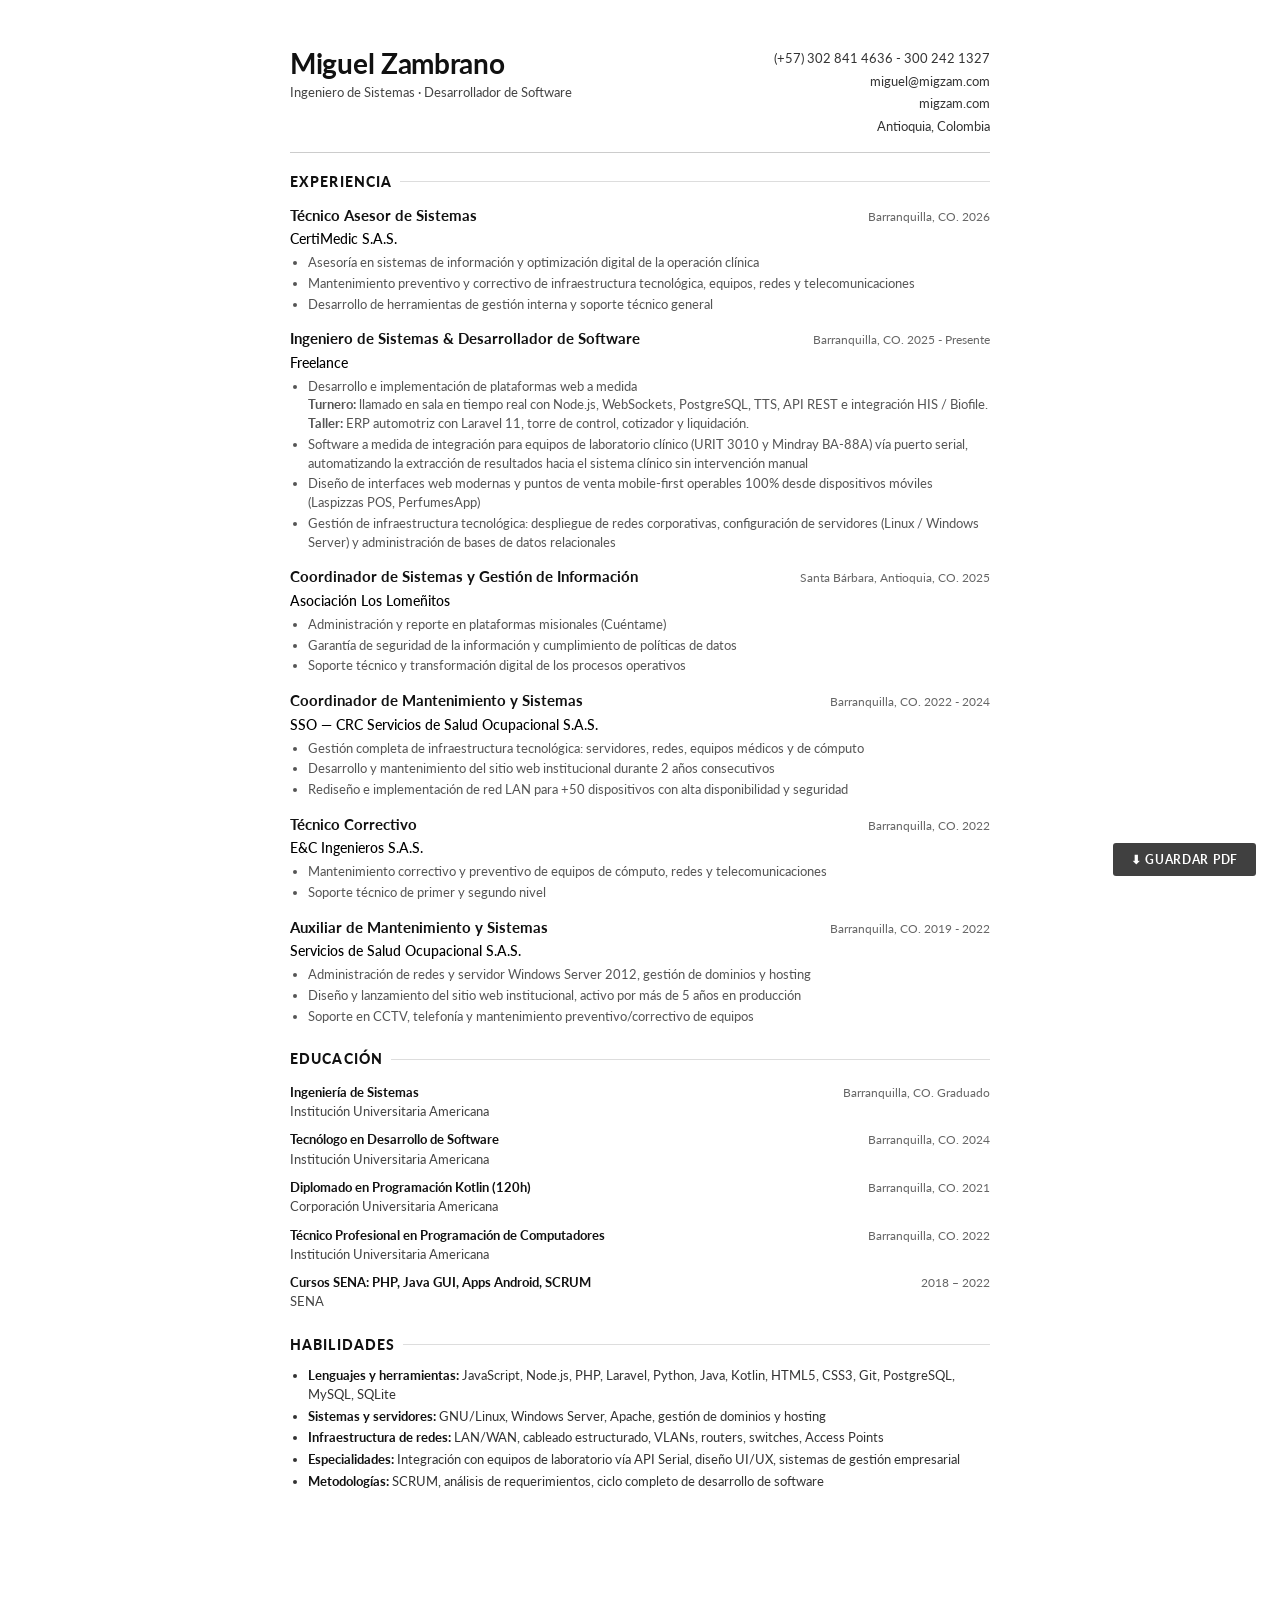
<file: resume.html>
<!DOCTYPE html>
<html lang="es">
<head>
<meta charset="UTF-8">
<meta name="viewport" content="width=device-width, initial-scale=1.0">
<title>Miguel Zambrano — CV</title>
<link rel="preconnect" href="https://fonts.googleapis.com">
<link href="https://fonts.googleapis.com/css2?family=Lato:wght@300;400;700&display=swap" rel="stylesheet">
<link rel="icon" href="img/favicon.png" type="image/x-icon">
<style>
  *, *::before, *::after { box-sizing: border-box; margin: 0; padding: 0; }

  body {
    font-family: 'Lato', 'Helvetica Neue', Arial, sans-serif;
    font-size: 13.5px;
    line-height: 1.55;
    color: #1a1a1a;
    background: #fff;
    -webkit-font-smoothing: antialiased;
  }

  .page {
    max-width: 780px;
    margin: 48px auto;
    padding: 0 40px 60px;
  }

  /* HEADER */
  header {
    display: flex;
    justify-content: space-between;
    align-items: flex-start;
    padding-bottom: 14px;
  }

  .name {
    font-size: 28px;
    font-weight: 700;
    letter-spacing: -.3px;
    color: #111;
    line-height: 1.1;
  }

  .subtitle {
    font-size: 13px;
    color: #444;
    margin-top: 3px;
    font-weight: 400;
  }

  .contact {
    text-align: right;
    font-size: 12.5px;
    color: #333;
    line-height: 1.8;
  }

  .contact a { color: #333; text-decoration: none; }
  .contact a:hover { text-decoration: underline; }

  hr {
    border: none;
    border-top: 1.5px solid #ccc;
    margin-bottom: 18px;
  }

  section { margin-bottom: 22px; }

  .section-title {
    font-size: 14px;
    font-weight: 1000;
    text-transform: uppercase;
    letter-spacing: .08em;
    color: #111;
    margin-bottom: 12px;
    display: flex;
    align-items: center;
    gap: 8px;
  }

  .section-title::after {
    content: '';
    flex: 1;
    height: 1px;
    background: #ddd;
  }

  /* EXPERIENCE */
  .exp-item { margin-bottom: 14px; }
  .exp-item:last-child { margin-bottom: 0; }

  .exp-top {
    display: flex;
    justify-content: space-between;
    align-items: baseline;
    margin-bottom: 2px;
  }

  .exp-role { font-weight: 700; font-size: 14.5px; color: #111; }
  .exp-date { font-size: 12px; color: #666; white-space: nowrap; }
  .exp-company { font-size: 13.5px; font-weight: 500;color: #000; margin-bottom: 4px; }

  .exp-bullets { list-style: disc; padding-left: 18px; color: #555; }
  .exp-bullets li { font-size: 12.5px; margin-bottom: 2px; line-height: 1.5; }

  /* EDUCATION */
  .edu-item {
    display: flex;
    justify-content: space-between;
    align-items: baseline;
    margin-bottom: 8px;
  }

  .edu-degree { font-weight: 700; font-size: 13px; color: #111; }
  .edu-inst { font-size: 12.5px; color: #444; }
  .edu-right { font-size: 12px; color: #666; text-align: right; white-space: nowrap; }

  /* SKILLS */
  .skills-list { list-style: disc; padding-left: 18px; color: #333; }
  .skills-list li { font-size: 12.5px; margin-bottom: 3px; line-height: 1.5; }
  .skills-list li strong { color: #111; }

  /* PRINT */
  @media print {
    body { font-size: 12px; }
    .page { margin: 0; padding: 20px 32px 30px; max-width: 100%; }
    .no-print { display: none; }
  }

  .print-btn {
    position: fixed;
    bottom: 24px;
    right: 24px;
    background: #111;
    color: #fff;
    border: none;
    font-family: 'Lato', sans-serif;
    font-size: 12px;
    font-weight: 700;
    letter-spacing: .06em;
    text-transform: uppercase;
    padding: 9px 18px;
    border-radius: 3px;
    cursor: pointer;
    opacity: .8;
    transition: opacity .2s;
  }
  .print-btn:hover { opacity: 1; }
</style>
</head>
<body>

<div class="page">

  <header>
    <div>
      <div class="name">Miguel Zambrano</div>
      <div class="subtitle">Ingeniero de Sistemas &middot; Desarrollador de Software</div>
    </div>
    <div class="contact">
      <a href="tel:+573002421327">(+57) 302 841 4636 - 300 242 1327</a><br>
      <a href="mailto:miguel@migzam.com">miguel@migzam.com</a><br>
      <a href="https://migzam.com" target="_blank">migzam.com</a><br>
      Antioquia, Colombia
    </div>
  </header>

  <hr>

  <!-- EXPERIENCIA -->
  <section>
    <div class="section-title">Experiencia</div>

    <div class="exp-item">
      <div class="exp-top">
        <span class="exp-role">Técnico Asesor de Sistemas</span>
        <span class="exp-date">Barranquilla, CO. 2026</span>
      </div>
      <div class="exp-company">CertiMedic S.A.S.</div>
      <ul class="exp-bullets">
        <li>Asesoría en sistemas de información y optimización digital de la operación clínica</li>
        <li>Mantenimiento preventivo y correctivo de infraestructura tecnológica, equipos, redes y telecomunicaciones</li>
        <li>Desarrollo de herramientas de gestión interna y soporte técnico general</li>
      </ul>
    </div>

    <div class="exp-item">
      <div class="exp-top">
        <span class="exp-role">Ingeniero de Sistemas & Desarrollador de Software</span>
        <span class="exp-date">Barranquilla, CO. 2025 - Presente</span>
      </div>
      <div class="exp-company">Freelance</div>
      <ul class="exp-bullets">
        <li>Desarrollo e implementación de plataformas web a medida <br> <strong>Turnero:</strong> llamado en sala en tiempo real con Node.js, WebSockets, PostgreSQL, TTS, API REST e integración HIS / Biofile. <br><strong>Taller:</strong> ERP automotriz con Laravel 11, torre de control, cotizador y liquidación.</li>
        <li>Software a medida de integración para equipos de laboratorio clínico (URIT 3010 y Mindray BA-88A) vía puerto serial, automatizando la extracción de resultados hacia el sistema clínico sin intervención manual</li>
        <li>Diseño de interfaces web modernas y puntos de venta mobile-first operables 100% desde dispositivos móviles (Laspizzas POS, PerfumesApp)</li>
        <li>Gestión de infraestructura tecnológica: despliegue de redes corporativas, configuración de servidores (Linux / Windows Server) y administración de bases de datos relacionales</li>
      </ul>
    </div>

    <div class="exp-item">
      <div class="exp-top">
        <span class="exp-role">Coordinador de Sistemas y Gestión de Información</span>
        <span class="exp-date">Santa Bárbara, Antioquia, CO. 2025</span>
      </div>
      <div class="exp-company">Asociación Los Lomeñitos</div>
      <ul class="exp-bullets">
        <li>Administración y reporte en plataformas misionales (Cuéntame)</li>
        <li>Garantía de seguridad de la información y cumplimiento de políticas de datos</li>
        <li>Soporte técnico y transformación digital de los procesos operativos</li>
      </ul>
    </div>

    <div class="exp-item">
      <div class="exp-top">
        <span class="exp-role">Coordinador de Mantenimiento y Sistemas</span>
        <span class="exp-date">Barranquilla, CO. 2022 - 2024</span>
      </div>
      <div class="exp-company">SSO — CRC Servicios de Salud Ocupacional S.A.S.</div>
      <ul class="exp-bullets">
        <li>Gestión completa de infraestructura tecnológica: servidores, redes, equipos médicos y de cómputo</li>
        <li>Desarrollo y mantenimiento del sitio web institucional durante 2 años consecutivos</li>
        <li>Rediseño e implementación de red LAN para +50 dispositivos con alta disponibilidad y seguridad</li>
      </ul>
    </div>

    <div class="exp-item">
      <div class="exp-top">
        <span class="exp-role">Técnico Correctivo</span>
        <span class="exp-date">Barranquilla, CO. 2022</span>
      </div>
      <div class="exp-company">E&C Ingenieros S.A.S.</div>
      <ul class="exp-bullets">
        <li>Mantenimiento correctivo y preventivo de equipos de cómputo, redes y telecomunicaciones</li>
        <li>Soporte técnico de primer y segundo nivel</li>
      </ul>
    </div>

    <div class="exp-item">
      <div class="exp-top">
        <span class="exp-role">Auxiliar de Mantenimiento y Sistemas</span>
        <span class="exp-date">Barranquilla, CO. 2019 - 2022</span>
      </div>
      <div class="exp-company">Servicios de Salud Ocupacional S.A.S.</div>
      <ul class="exp-bullets">
        <li>Administración de redes y servidor Windows Server 2012, gestión de dominios y hosting</li>
        <li>Diseño y lanzamiento del sitio web institucional, activo por más de 5 años en producción</li>
        <li>Soporte en CCTV, telefonía y mantenimiento preventivo/correctivo de equipos</li>
      </ul>
    </div>

  </section>

  <!-- EDUCACIÓN -->
  <section>
    <div class="section-title">Educación</div>

    <div class="edu-item">
      <div class="edu-left">
        <div class="edu-degree">Ingeniería de Sistemas</div>
        <div class="edu-inst">Institución Universitaria Americana</div>
      </div>
      <div class="edu-right">Barranquilla, CO. Graduado</div>
    </div>

    <div class="edu-item">
      <div class="edu-left">
        <div class="edu-degree">Tecnólogo en Desarrollo de Software</div>
        <div class="edu-inst">Institución Universitaria Americana</div>
      </div>
      <div class="edu-right">Barranquilla, CO. 2024</div>
    </div>

    <div class="edu-item">
      <div class="edu-left">
        <div class="edu-degree">Diplomado en Programación Kotlin (120h)</div>
        <div class="edu-inst">Corporación Universitaria Americana</div>
      </div>
      <div class="edu-right">Barranquilla, CO. 2021</div>
    </div>

    <div class="edu-item">
      <div class="edu-left">
        <div class="edu-degree">Técnico Profesional en Programación de Computadores</div>
        <div class="edu-inst">Institución Universitaria Americana</div>
      </div>
      <div class="edu-right">Barranquilla, CO. 2022</div>
    </div>

    <div class="edu-item">
      <div class="edu-left">
        <div class="edu-degree">Cursos SENA: PHP, Java GUI, Apps Android, SCRUM</div>
        <div class="edu-inst">SENA</div>
      </div>
      <div class="edu-right">2018 – 2022</div>
    </div>

  </section>

  <!-- HABILIDADES -->
  <section>
    <div class="section-title">Habilidades</div>
    <ul class="skills-list">
      <li><strong>Lenguajes y herramientas:</strong> JavaScript, Node.js, PHP, Laravel, Python, Java, Kotlin, HTML5, CSS3, Git, PostgreSQL, MySQL, SQLite</li>
      <li><strong>Sistemas y servidores:</strong> GNU/Linux, Windows Server, Apache, gestión de dominios y hosting</li>
      <li><strong>Infraestructura de redes:</strong> LAN/WAN, cableado estructurado, VLANs, routers, switches, Access Points</li>
      <li><strong>Especialidades:</strong> Integración con equipos de laboratorio vía API Serial, diseño UI/UX, sistemas de gestión empresarial</li>
      <li><strong>Metodologías:</strong> SCRUM, análisis de requerimientos, ciclo completo de desarrollo de software</li>
    </ul>
  </section>

</div>

<button class="print-btn no-print" onclick="window.print()">⬇ Guardar PDF</button>

</body>
</html>
</file>
